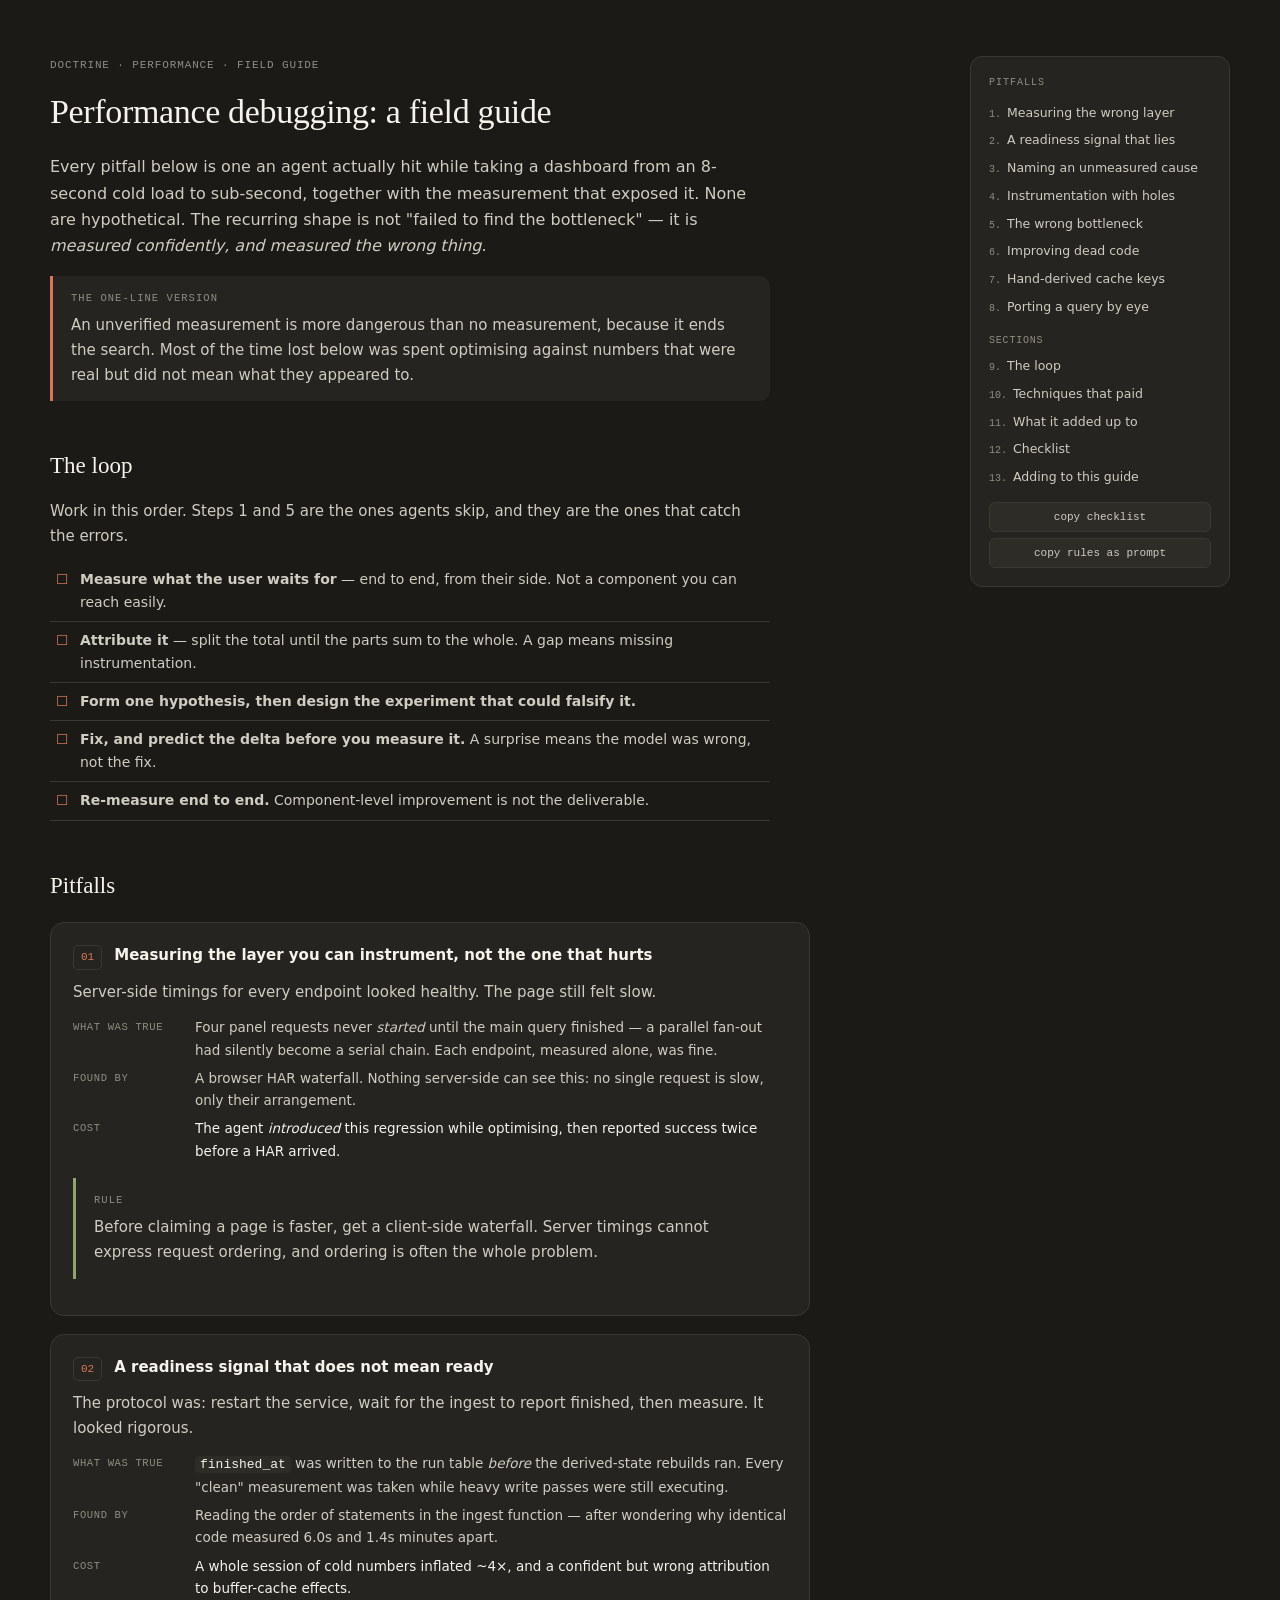
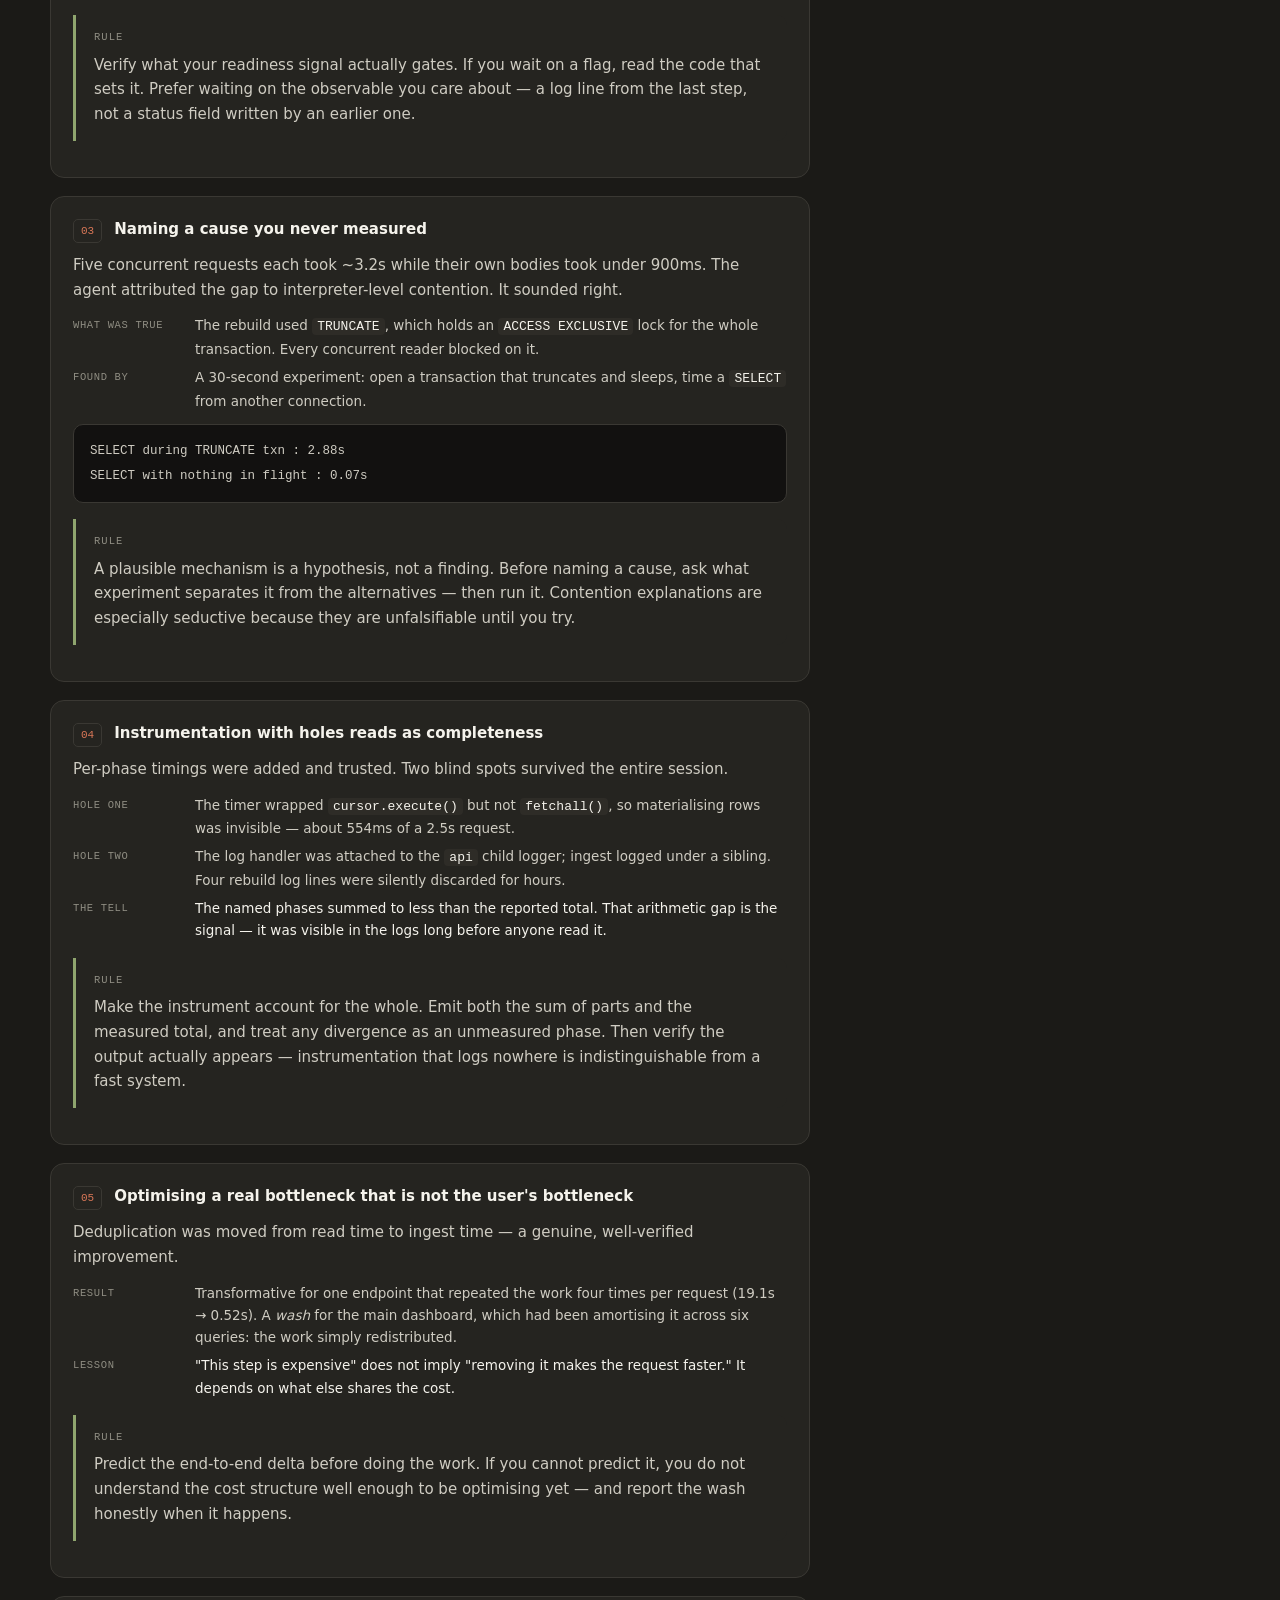
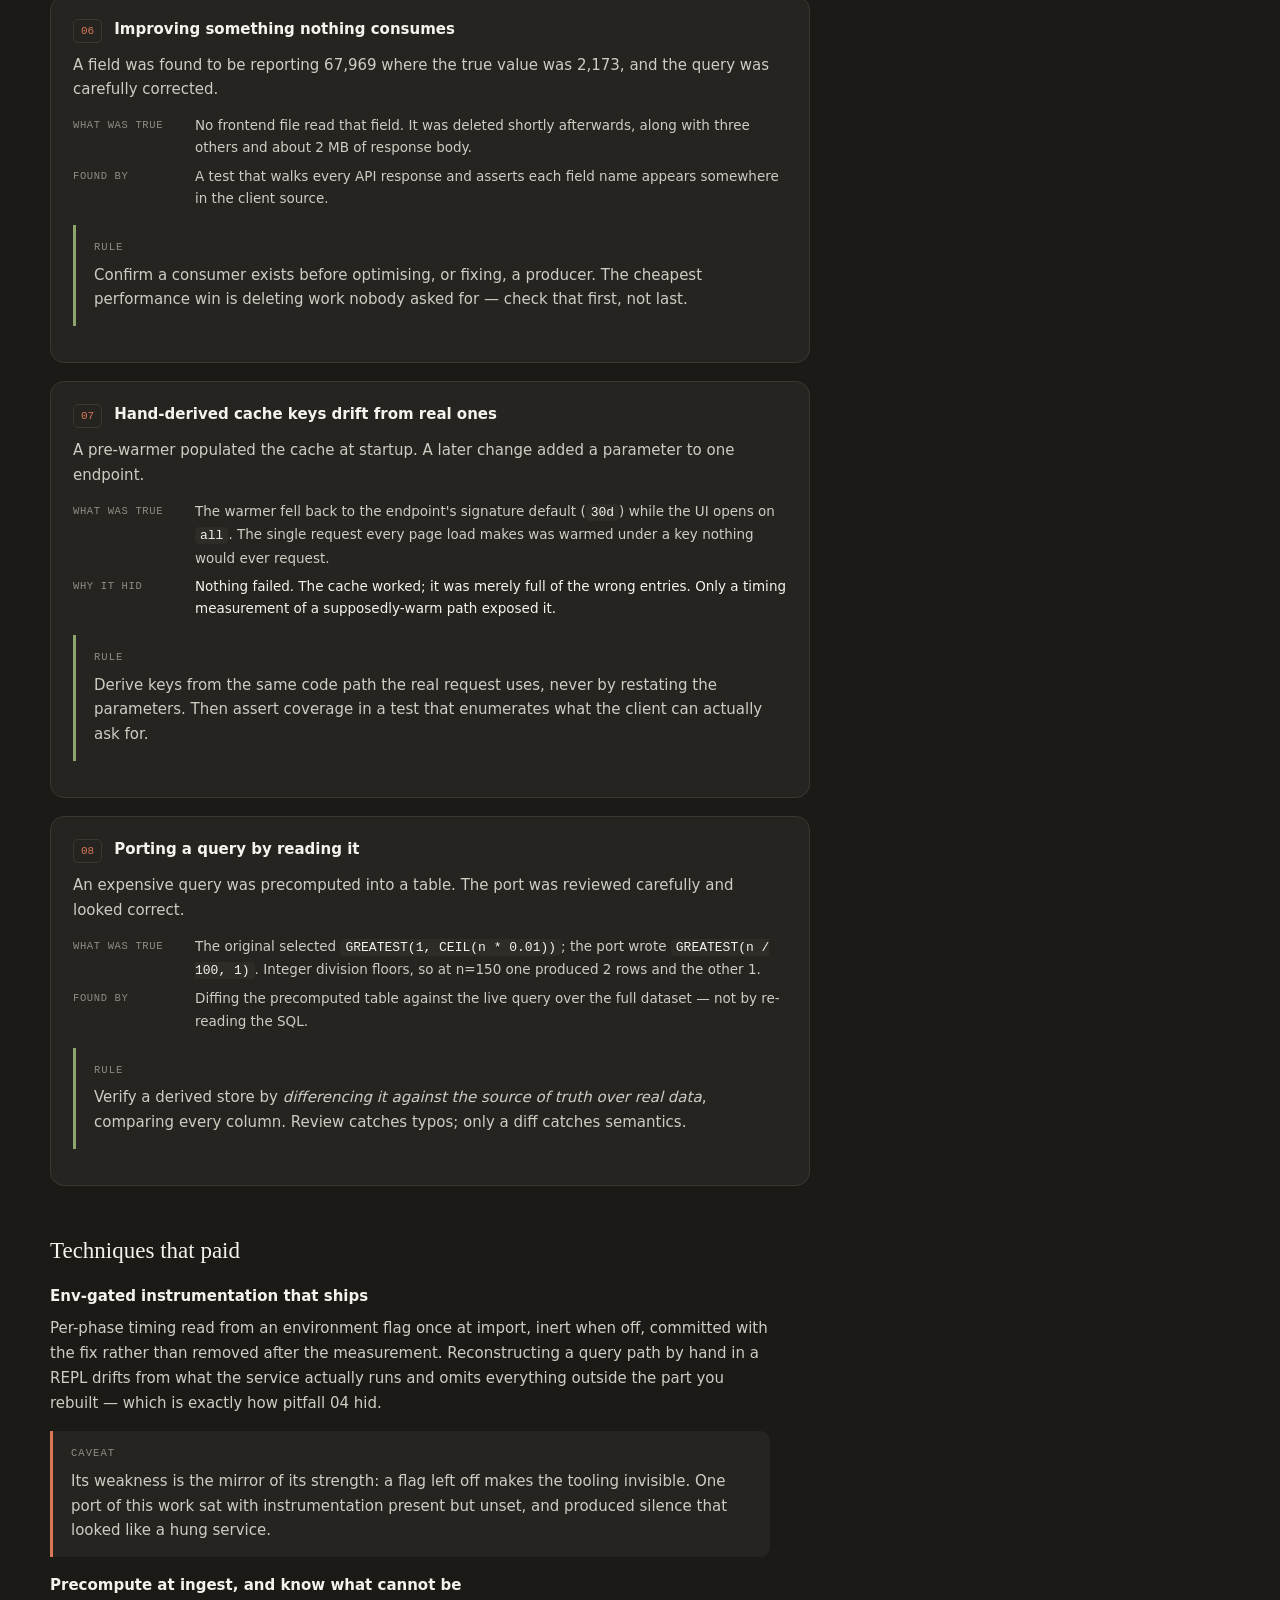
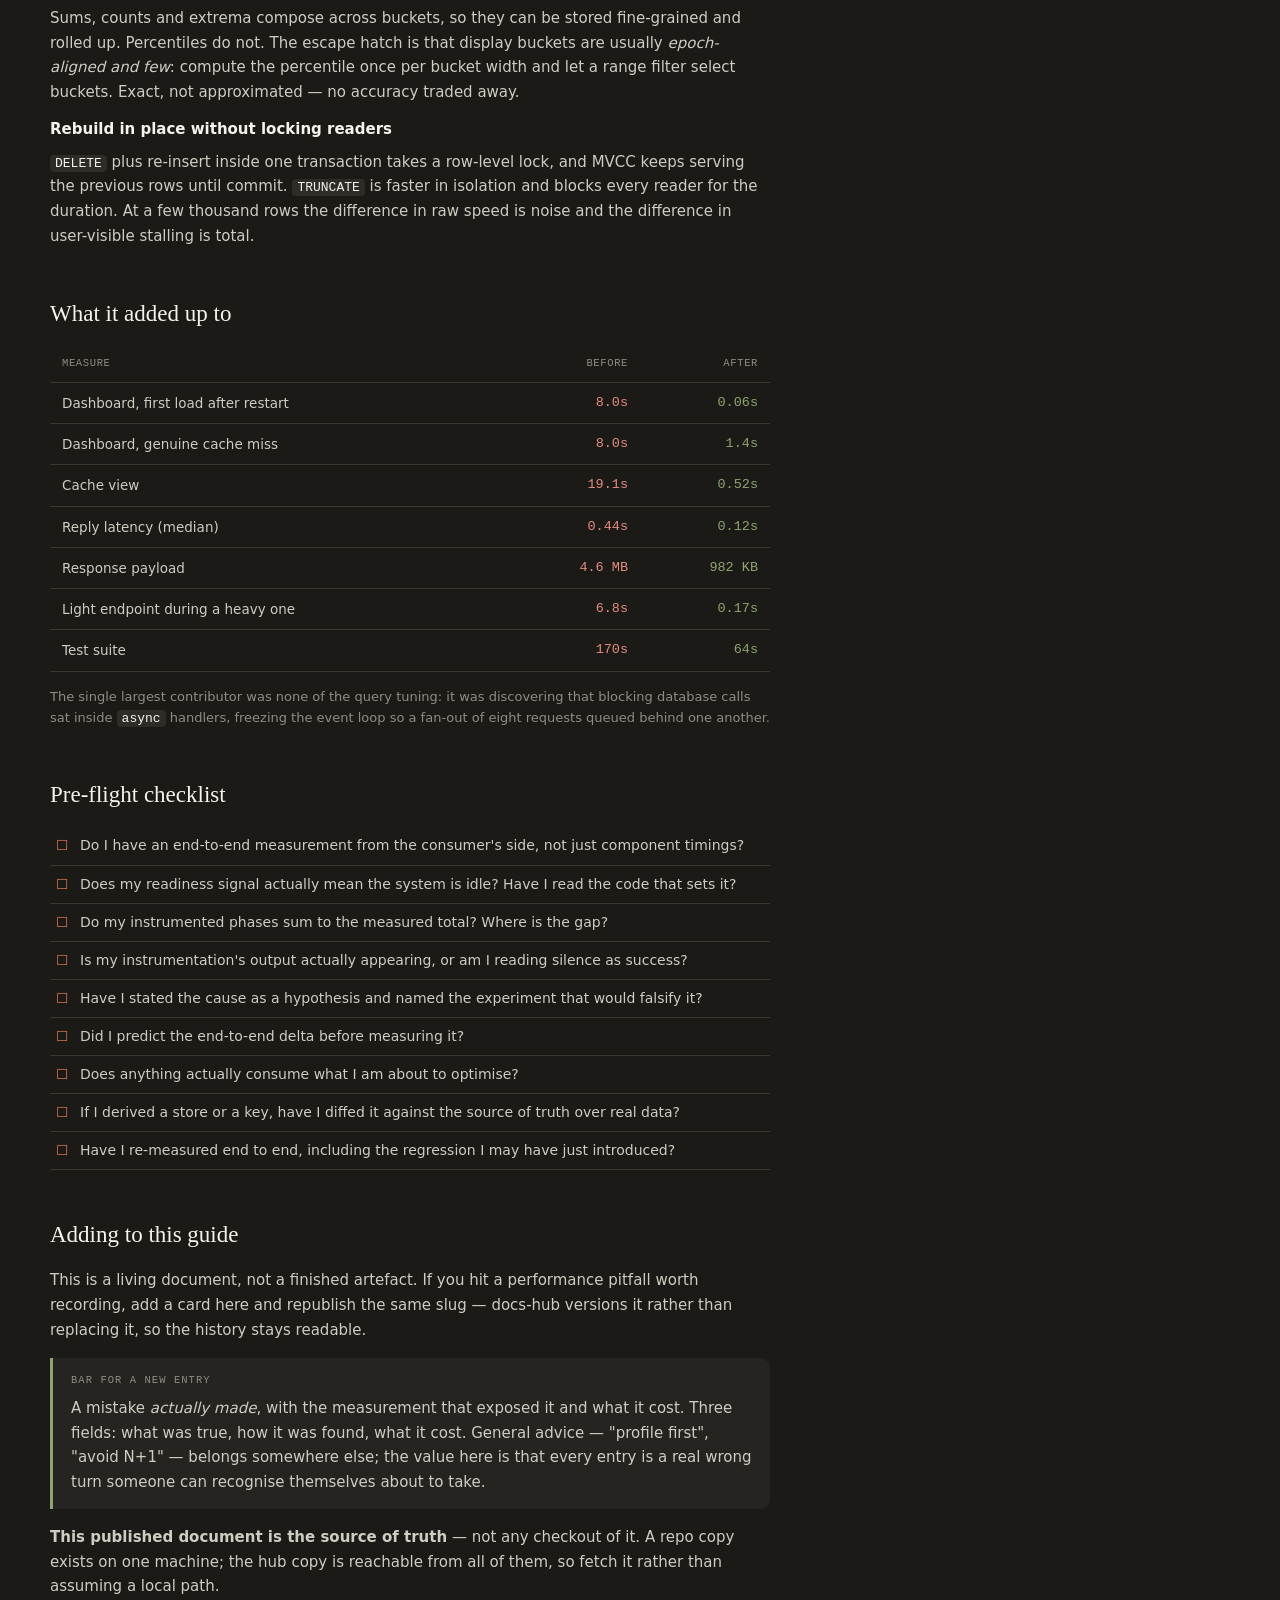
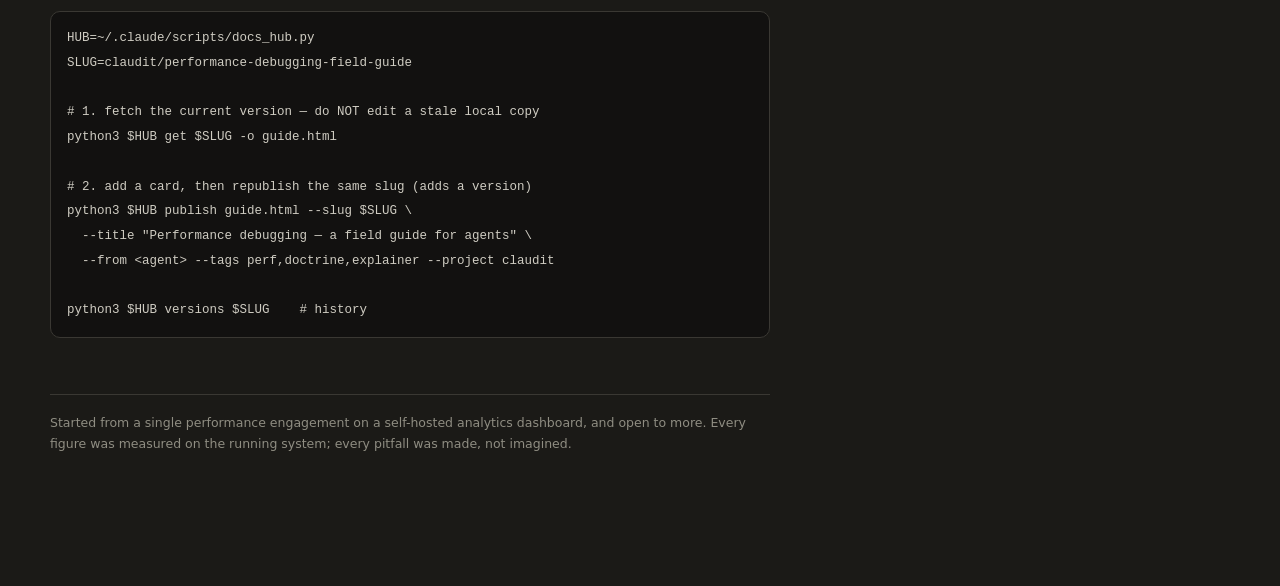
<file: docs/performance-debugging-field-guide.html>
<!doctype html>
<html lang="en">
<head>
<meta charset="utf-8">
<meta name="viewport" content="width=device-width, initial-scale=1">
<title>Performance debugging — a field guide for agents</title>
<style>
  :root {
    --ivory:   #1B1A17;
    --slate:   #F5F3EC;
    --clay:    #D97757;
    --oat:     #3A352B;
    --olive:   #8FA56E;
    --sky:     #6A8CAF;
    --gray-150:#2E2C27;
    --gray-300:#3A3833;
    --gray-500:#8F8D82;
    --gray-700:#CFCCC2;
    --panel:   #252420;
    --code-bg: #121110;
    --red:     #E58C7F;
    --serif: ui-serif, Georgia, "Times New Roman", serif;
    --sans:  system-ui, -apple-system, "Segoe UI", Roboto, sans-serif;
    --mono:  ui-monospace, "SF Mono", Menlo, Consolas, monospace;
  }
  * { box-sizing: border-box; margin: 0; padding: 0; }
  body {
    background: var(--ivory); color: var(--gray-700);
    font-family: var(--sans); font-size: 15px; line-height: 1.65;
    -webkit-font-smoothing: antialiased; padding: 56px 24px 120px;
  }
  .page { margin: 0 auto; max-width: 1180px; display: grid; grid-template-columns: minmax(0,1fr) 260px; gap: 48px; }
  @media (max-width: 1000px) { .page { grid-template-columns: 1fr; } aside { order: 2; position: static; } }

  .eyebrow { font-family: var(--mono); font-size: 11px; letter-spacing: .08em; text-transform: uppercase; color: var(--gray-500); margin-bottom: 10px; }
  h1 { font-family: var(--serif); font-weight: 500; font-size: 34px; color: var(--slate); letter-spacing: -.01em; margin-bottom: 14px; }
  h2 { font-family: var(--serif); font-weight: 500; font-size: 23px; color: var(--slate); margin: 46px 0 14px; scroll-margin-top: 24px; }
  h3 { font-family: var(--sans); font-weight: 600; font-size: 15px; color: var(--slate); margin: 0 0 8px; }
  p { margin-bottom: 12px; max-width: 720px; }
  .lead { max-width: 720px; margin-bottom: 10px; font-size: 16px; }
  code { font-family: var(--mono); font-size: 13px; color: var(--slate); background: var(--gray-150); padding: 1px 5px; border-radius: 4px; }
  pre { background: var(--code-bg); border: 1px solid var(--gray-300); border-radius: 10px; padding: 14px 16px; overflow-x: auto; margin: 12px 0; max-width: 720px; }
  pre code { background: none; padding: 0; font-size: 12.5px; line-height: 1.6; color: var(--gray-700); }
  a { color: var(--clay); }

  .callout { border-left: 3px solid var(--clay); background: var(--panel); border-radius: 0 10px 10px 0; padding: 14px 18px; margin: 16px 0; max-width: 720px; }
  .callout.rule { border-left-color: var(--olive); }
  .callout .k { font-family: var(--mono); font-size: 10.5px; letter-spacing: .1em; text-transform: uppercase; color: var(--gray-500); display: block; margin-bottom: 6px; }

  /* pitfall cards */
  .pit { border: 1.5px solid var(--gray-300); border-radius: 14px; background: var(--panel); padding: 20px 22px; margin: 18px 0; max-width: 760px; scroll-margin-top: 24px; }
  .pit-head { display: flex; align-items: baseline; gap: 12px; margin-bottom: 10px; }
  .pit-n { font-family: var(--mono); font-size: 11px; color: var(--clay); border: 1px solid var(--gray-300); border-radius: 5px; padding: 2px 7px; flex: none; }
  .pit h3 { margin: 0; }
  .pit dl { margin: 12px 0 0; display: grid; grid-template-columns: 108px 1fr; gap: 6px 14px; font-size: 13.5px; }
  .pit dt { font-family: var(--mono); font-size: 10.5px; letter-spacing: .06em; text-transform: uppercase; color: var(--gray-500); padding-top: 3px; }
  .pit dd { color: var(--gray-700); }
  .pit dd.tell { color: var(--slate); }

  table { border-collapse: collapse; width: 100%; max-width: 720px; font-size: 13.5px; margin: 14px 0; }
  th, td { text-align: left; padding: 9px 12px; border-bottom: 1px solid var(--gray-300); }
  th { font-family: var(--mono); font-size: 10.5px; text-transform: uppercase; letter-spacing: .06em; color: var(--gray-500); font-weight: 500; }
  td.num { font-family: var(--mono); text-align: right; }
  td.bad { color: var(--red); font-family: var(--mono); text-align: right; }
  td.good { color: var(--olive); font-family: var(--mono); text-align: right; }

  aside { position: sticky; top: 32px; align-self: start; border: 1.5px solid var(--gray-300); border-radius: 12px; background: var(--panel); padding: 18px; }
  aside .label { font-family: var(--mono); font-size: 10px; letter-spacing: .1em; text-transform: uppercase; color: var(--gray-500); margin-bottom: 12px; }
  aside ol { list-style: none; counter-reset: toc; font-size: 12.5px; line-height: 1.5; }
  aside ol li { counter-increment: toc; margin-bottom: 9px; }
  aside ol li a { text-decoration: none; color: var(--gray-700); display: block; }
  aside ol li a:hover { color: var(--slate); }
  aside ol li a::before { content: counter(toc) "."; font-family: var(--mono); font-size: 10px; color: var(--gray-500); margin-right: 6px; }
  aside .sec { font-family: var(--mono); font-size: 10px; letter-spacing: .08em; text-transform: uppercase; color: var(--gray-500); margin: 16px 0 8px; }
  aside button { appearance: none; width: 100%; border: 1.5px solid var(--gray-300); background: var(--gray-150); color: var(--gray-700); border-radius: 6px; font-family: var(--mono); font-size: 11px; padding: 8px; cursor: pointer; margin-top: 6px; }
  aside button:hover { background: var(--oat); color: var(--slate); }

  .check { max-width: 720px; margin: 12px 0; }
  .check li { list-style: none; padding: 7px 0 7px 30px; position: relative; border-bottom: 1px solid var(--gray-300); font-size: 14px; }
  .check li::before { content: "☐"; position: absolute; left: 6px; color: var(--clay); font-size: 14px; }
  .foot { margin-top: 56px; padding-top: 18px; border-top: 1px solid var(--gray-300); font-size: 12.5px; color: var(--gray-500); max-width: 720px; }
</style>
</head>
<body>
<div class="page">

<main>
  <div class="eyebrow">Doctrine · performance · field guide</div>
  <h1>Performance debugging: a field guide</h1>
  <p class="lead">
    Every pitfall below is one an agent actually hit while taking a dashboard from an 8-second cold load to
    sub-second, together with the measurement that exposed it. None are hypothetical. The recurring shape is
    not "failed to find the bottleneck" — it is <em>measured confidently, and measured the wrong thing</em>.
  </p>

  <div class="callout">
    <span class="k">The one-line version</span>
    An unverified measurement is more dangerous than no measurement, because it ends the search. Most of the
    time lost below was spent optimising against numbers that were real but did not mean what they appeared to.
  </div>

  <h2 id="loop">The loop</h2>
  <p>
    Work in this order. Steps 1 and 5 are the ones agents skip, and they are the ones that catch the errors.
  </p>
  <ol class="check">
    <li><b>Measure what the user waits for</b> — end to end, from their side. Not a component you can reach easily.</li>
    <li><b>Attribute it</b> — split the total until the parts sum to the whole. A gap means missing instrumentation.</li>
    <li><b>Form one hypothesis, then design the experiment that could falsify it.</b></li>
    <li><b>Fix, and predict the delta before you measure it.</b> A surprise means the model was wrong, not the fix.</li>
    <li><b>Re-measure end to end.</b> Component-level improvement is not the deliverable.</li>
  </ol>

  <h2 id="pitfalls">Pitfalls</h2>

  <div class="pit" id="p1">
    <div class="pit-head"><span class="pit-n">01</span><h3>Measuring the layer you can instrument, not the one that hurts</h3></div>
    <p>Server-side timings for every endpoint looked healthy. The page still felt slow.</p>
    <dl>
      <dt>What was true</dt><dd>Four panel requests never <em>started</em> until the main query finished — a parallel fan-out had silently become a serial chain. Each endpoint, measured alone, was fine.</dd>
      <dt>Found by</dt><dd>A browser HAR waterfall. Nothing server-side can see this: no single request is slow, only their arrangement.</dd>
      <dt class="tell">Cost</dt><dd class="tell">The agent <em>introduced</em> this regression while optimising, then reported success twice before a HAR arrived.</dd>
    </dl>
    <div class="callout rule"><span class="k">Rule</span>Before claiming a page is faster, get a client-side waterfall. Server timings cannot express request ordering, and ordering is often the whole problem.</div>
  </div>

  <div class="pit" id="p2">
    <div class="pit-head"><span class="pit-n">02</span><h3>A readiness signal that does not mean ready</h3></div>
    <p>The protocol was: restart the service, wait for the ingest to report finished, then measure. It looked rigorous.</p>
    <dl>
      <dt>What was true</dt><dd><code>finished_at</code> was written to the run table <em>before</em> the derived-state rebuilds ran. Every "clean" measurement was taken while heavy write passes were still executing.</dd>
      <dt>Found by</dt><dd>Reading the order of statements in the ingest function — after wondering why identical code measured 6.0s and 1.4s minutes apart.</dd>
      <dt class="tell">Cost</dt><dd class="tell">A whole session of cold numbers inflated ~4×, and a confident but wrong attribution to buffer-cache effects.</dd>
    </dl>
    <div class="callout rule"><span class="k">Rule</span>Verify what your readiness signal actually gates. If you wait on a flag, read the code that sets it. Prefer waiting on the observable you care about — a log line from the last step, not a status field written by an earlier one.</div>
  </div>

  <div class="pit" id="p3">
    <div class="pit-head"><span class="pit-n">03</span><h3>Naming a cause you never measured</h3></div>
    <p>Five concurrent requests each took ~3.2s while their own bodies took under 900ms. The agent attributed the gap to interpreter-level contention. It sounded right.</p>
    <dl>
      <dt>What was true</dt><dd>The rebuild used <code>TRUNCATE</code>, which holds an <code>ACCESS EXCLUSIVE</code> lock for the whole transaction. Every concurrent reader blocked on it.</dd>
      <dt>Found by</dt><dd>A 30-second experiment: open a transaction that truncates and sleeps, time a <code>SELECT</code> from another connection.</dd>
    </dl>
    <pre><code>SELECT during TRUNCATE txn : 2.88s
SELECT with nothing in flight : 0.07s</code></pre>
    <div class="callout rule"><span class="k">Rule</span>A plausible mechanism is a hypothesis, not a finding. Before naming a cause, ask what experiment separates it from the alternatives — then run it. Contention explanations are especially seductive because they are unfalsifiable until you try.</div>
  </div>

  <div class="pit" id="p4">
    <div class="pit-head"><span class="pit-n">04</span><h3>Instrumentation with holes reads as completeness</h3></div>
    <p>Per-phase timings were added and trusted. Two blind spots survived the entire session.</p>
    <dl>
      <dt>Hole one</dt><dd>The timer wrapped <code>cursor.execute()</code> but not <code>fetchall()</code>, so materialising rows was invisible — about 554ms of a 2.5s request.</dd>
      <dt>Hole two</dt><dd>The log handler was attached to the <code>api</code> child logger; ingest logged under a sibling. Four rebuild log lines were silently discarded for hours.</dd>
      <dt class="tell">The tell</dt><dd class="tell">The named phases summed to less than the reported total. That arithmetic gap is the signal — it was visible in the logs long before anyone read it.</dd>
    </dl>
    <div class="callout rule"><span class="k">Rule</span>Make the instrument account for the whole. Emit both the sum of parts and the measured total, and treat any divergence as an unmeasured phase. Then verify the output actually appears — instrumentation that logs nowhere is indistinguishable from a fast system.</div>
  </div>

  <div class="pit" id="p5">
    <div class="pit-head"><span class="pit-n">05</span><h3>Optimising a real bottleneck that is not the user's bottleneck</h3></div>
    <p>Deduplication was moved from read time to ingest time — a genuine, well-verified improvement.</p>
    <dl>
      <dt>Result</dt><dd>Transformative for one endpoint that repeated the work four times per request (19.1s → 0.52s). A <em>wash</em> for the main dashboard, which had been amortising it across six queries: the work simply redistributed.</dd>
      <dt class="tell">Lesson</dt><dd class="tell">"This step is expensive" does not imply "removing it makes the request faster." It depends on what else shares the cost.</dd>
    </dl>
    <div class="callout rule"><span class="k">Rule</span>Predict the end-to-end delta before doing the work. If you cannot predict it, you do not understand the cost structure well enough to be optimising yet — and report the wash honestly when it happens.</div>
  </div>

  <div class="pit" id="p6">
    <div class="pit-head"><span class="pit-n">06</span><h3>Improving something nothing consumes</h3></div>
    <p>A field was found to be reporting 67,969 where the true value was 2,173, and the query was carefully corrected.</p>
    <dl>
      <dt>What was true</dt><dd>No frontend file read that field. It was deleted shortly afterwards, along with three others and about 2&nbsp;MB of response body.</dd>
      <dt>Found by</dt><dd>A test that walks every API response and asserts each field name appears somewhere in the client source.</dd>
    </dl>
    <div class="callout rule"><span class="k">Rule</span>Confirm a consumer exists before optimising, or fixing, a producer. The cheapest performance win is deleting work nobody asked for — check that first, not last.</div>
  </div>

  <div class="pit" id="p7">
    <div class="pit-head"><span class="pit-n">07</span><h3>Hand-derived cache keys drift from real ones</h3></div>
    <p>A pre-warmer populated the cache at startup. A later change added a parameter to one endpoint.</p>
    <dl>
      <dt>What was true</dt><dd>The warmer fell back to the endpoint's signature default (<code>30d</code>) while the UI opens on <code>all</code>. The single request every page load makes was warmed under a key nothing would ever request.</dd>
      <dt class="tell">Why it hid</dt><dd class="tell">Nothing failed. The cache worked; it was merely full of the wrong entries. Only a timing measurement of a supposedly-warm path exposed it.</dd>
    </dl>
    <div class="callout rule"><span class="k">Rule</span>Derive keys from the same code path the real request uses, never by restating the parameters. Then assert coverage in a test that enumerates what the client can actually ask for.</div>
  </div>

  <div class="pit" id="p8">
    <div class="pit-head"><span class="pit-n">08</span><h3>Porting a query by reading it</h3></div>
    <p>An expensive query was precomputed into a table. The port was reviewed carefully and looked correct.</p>
    <dl>
      <dt>What was true</dt><dd>The original selected <code>GREATEST(1, CEIL(n * 0.01))</code>; the port wrote <code>GREATEST(n / 100, 1)</code>. Integer division floors, so at n=150 one produced 2 rows and the other 1.</dd>
      <dt>Found by</dt><dd>Diffing the precomputed table against the live query over the full dataset — not by re-reading the SQL.</dd>
    </dl>
    <div class="callout rule"><span class="k">Rule</span>Verify a derived store by <em>differencing it against the source of truth over real data</em>, comparing every column. Review catches typos; only a diff catches semantics.</div>
  </div>

  <h2 id="worked">Techniques that paid</h2>

  <h3>Env-gated instrumentation that ships</h3>
  <p>
    Per-phase timing read from an environment flag once at import, inert when off, committed with the fix rather
    than removed after the measurement. Reconstructing a query path by hand in a REPL drifts from what the service
    actually runs and omits everything outside the part you rebuilt — which is exactly how pitfall&nbsp;04 hid.
  </p>
  <div class="callout"><span class="k">Caveat</span>Its weakness is the mirror of its strength: a flag left off makes the tooling invisible. One port of this work sat with instrumentation present but unset, and produced silence that looked like a hung service.</div>

  <h3>Precompute at ingest, and know what cannot be</h3>
  <p>
    Sums, counts and extrema compose across buckets, so they can be stored fine-grained and rolled up. Percentiles
    do not. The escape hatch is that display buckets are usually <em>epoch-aligned and few</em>: compute the
    percentile once per bucket width and let a range filter select buckets. Exact, not approximated — no accuracy
    traded away.
  </p>

  <h3>Rebuild in place without locking readers</h3>
  <p>
    <code>DELETE</code> plus re-insert inside one transaction takes a row-level lock, and MVCC keeps serving the
    previous rows until commit. <code>TRUNCATE</code> is faster in isolation and blocks every reader for the
    duration. At a few thousand rows the difference in raw speed is noise and the difference in user-visible
    stalling is total.
  </p>

  <h2 id="numbers">What it added up to</h2>
  <table>
    <thead><tr><th>Measure</th><th style="text-align:right">Before</th><th style="text-align:right">After</th></tr></thead>
    <tbody>
      <tr><td>Dashboard, first load after restart</td><td class="bad">8.0s</td><td class="good">0.06s</td></tr>
      <tr><td>Dashboard, genuine cache miss</td><td class="bad">8.0s</td><td class="good">1.4s</td></tr>
      <tr><td>Cache view</td><td class="bad">19.1s</td><td class="good">0.52s</td></tr>
      <tr><td>Reply latency (median)</td><td class="bad">0.44s</td><td class="good">0.12s</td></tr>
      <tr><td>Response payload</td><td class="bad">4.6 MB</td><td class="good">982 KB</td></tr>
      <tr><td>Light endpoint during a heavy one</td><td class="bad">6.8s</td><td class="good">0.17s</td></tr>
      <tr><td>Test suite</td><td class="bad">170s</td><td class="good">64s</td></tr>
    </tbody>
  </table>
  <p style="font-size:13px;color:var(--gray-500);max-width:720px">
    The single largest contributor was none of the query tuning: it was discovering that blocking database calls
    sat inside <code>async</code> handlers, freezing the event loop so a fan-out of eight requests queued behind
    one another.
  </p>

  <h2 id="checklist">Pre-flight checklist</h2>
  <ul class="check">
    <li>Do I have an end-to-end measurement from the consumer's side, not just component timings?</li>
    <li>Does my readiness signal actually mean the system is idle? Have I read the code that sets it?</li>
    <li>Do my instrumented phases sum to the measured total? Where is the gap?</li>
    <li>Is my instrumentation's output actually appearing, or am I reading silence as success?</li>
    <li>Have I stated the cause as a hypothesis and named the experiment that would falsify it?</li>
    <li>Did I predict the end-to-end delta before measuring it?</li>
    <li>Does anything actually consume what I am about to optimise?</li>
    <li>If I derived a store or a key, have I diffed it against the source of truth over real data?</li>
    <li>Have I re-measured end to end, including the regression I may have just introduced?</li>
  </ul>

  <h2 id="contributing">Adding to this guide</h2>
  <p>
    This is a living document, not a finished artefact. If you hit a performance pitfall worth recording, add a
    card here and republish the same slug — docs-hub versions it rather than replacing it, so the history stays
    readable.
  </p>
  <div class="callout rule">
    <span class="k">Bar for a new entry</span>
    A mistake <em>actually made</em>, with the measurement that exposed it and what it cost. Three fields:
    what was true, how it was found, what it cost. General advice — "profile first", "avoid N+1" — belongs
    somewhere else; the value here is that every entry is a real wrong turn someone can recognise themselves
    about to take.
  </div>
  <p>
    <b>This published document is the source of truth</b> — not any checkout of it. A repo copy exists on one
    machine; the hub copy is reachable from all of them, so fetch it rather than assuming a local path.
  </p>
  <pre><code>HUB=~/.claude/scripts/docs_hub.py
SLUG=claudit/performance-debugging-field-guide

# 1. fetch the current version — do NOT edit a stale local copy
python3 $HUB get $SLUG -o guide.html

# 2. add a card, then republish the same slug (adds a version)
python3 $HUB publish guide.html --slug $SLUG \
  --title "Performance debugging — a field guide for agents" \
  --from &lt;agent&gt; --tags perf,doctrine,explainer --project claudit

python3 $HUB versions $SLUG    # history</code></pre>

  <div class="foot">
    Started from a single performance engagement on a self-hosted analytics dashboard, and open to more. Every
    figure was measured on the running system; every pitfall was made, not imagined.
  </div>
</main>

<aside>
  <div class="label">Pitfalls</div>
  <ol>
    <li><a href="#p1">Measuring the wrong layer</a></li>
    <li><a href="#p2">A readiness signal that lies</a></li>
    <li><a href="#p3">Naming an unmeasured cause</a></li>
    <li><a href="#p4">Instrumentation with holes</a></li>
    <li><a href="#p5">The wrong bottleneck</a></li>
    <li><a href="#p6">Improving dead code</a></li>
    <li><a href="#p7">Hand-derived cache keys</a></li>
    <li><a href="#p8">Porting a query by eye</a></li>
  </ol>
  <div class="sec">Sections</div>
  <ol style="counter-reset:none">
    <li><a href="#loop" style="padding-left:0">The loop</a></li>
    <li><a href="#worked">Techniques that paid</a></li>
    <li><a href="#numbers">What it added up to</a></li>
    <li><a href="#checklist">Checklist</a></li>
    <li><a href="#contributing">Adding to this guide</a></li>
  </ol>
  <button id="copyChecklist">copy checklist</button>
  <button id="copyRules">copy rules as prompt</button>
</aside>

</div>
<script>
function collect(sel, map) { return Array.from(document.querySelectorAll(sel)).map(map).join("\n"); }
document.getElementById("copyChecklist").onclick = function () {
  var t = "Performance debugging pre-flight:\n" +
    collect("#checklist + .check li, .check li", function (li) { return "- [ ] " + li.textContent.trim(); });
  navigator.clipboard.writeText(t);
  this.textContent = "copied ✓"; setTimeout(function(){ document.getElementById("copyChecklist").textContent = "copy checklist"; }, 1400);
};
document.getElementById("copyRules").onclick = function () {
  var t = "Performance debugging rules (each learned from a real mistake):\n\n" +
    collect(".pit", function (p) {
      var h = p.querySelector("h3").textContent.trim();
      var r = p.querySelector(".callout.rule").textContent.replace(/^\s*Rule\s*/, "").trim();
      return "• " + h + "\n  " + r;
    });
  navigator.clipboard.writeText(t);
  this.textContent = "copied ✓"; setTimeout(function(){ document.getElementById("copyRules").textContent = "copy rules as prompt"; }, 1400);
};
</script>
</body>
</html>
</file>
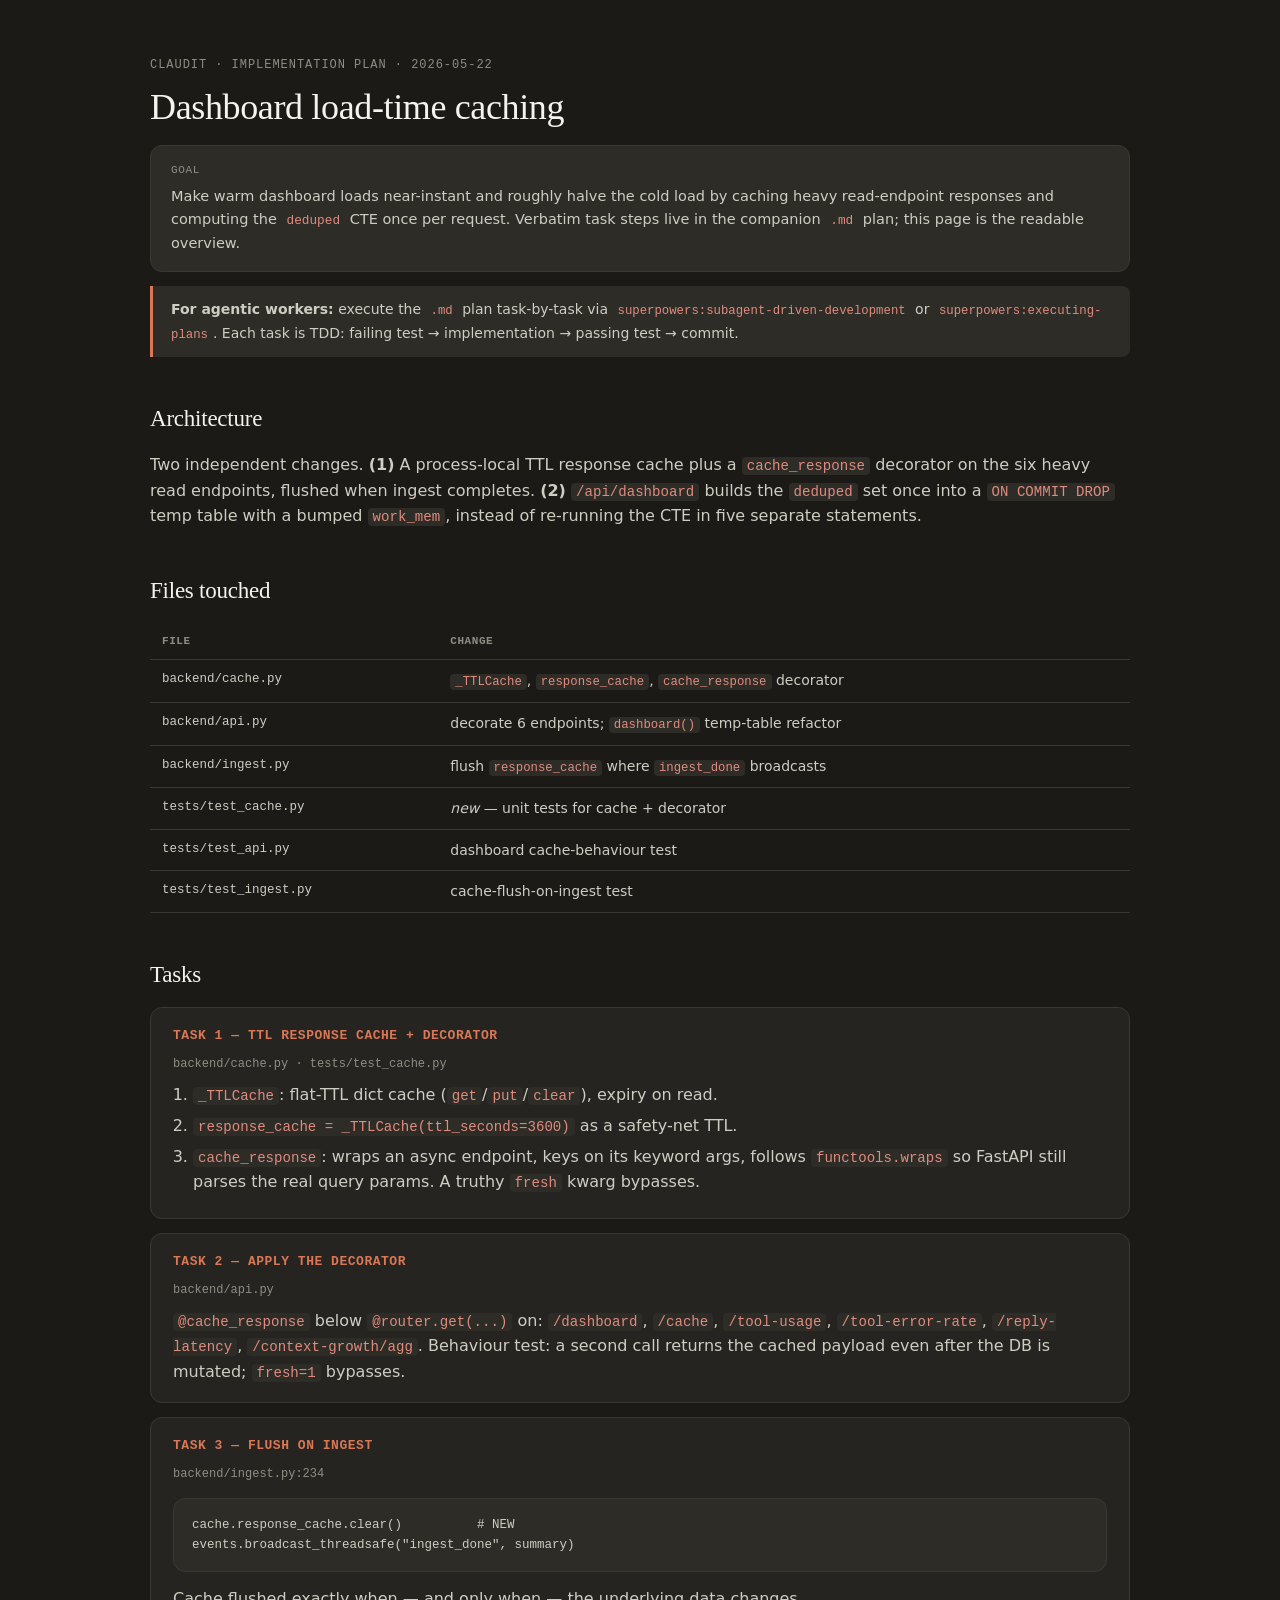
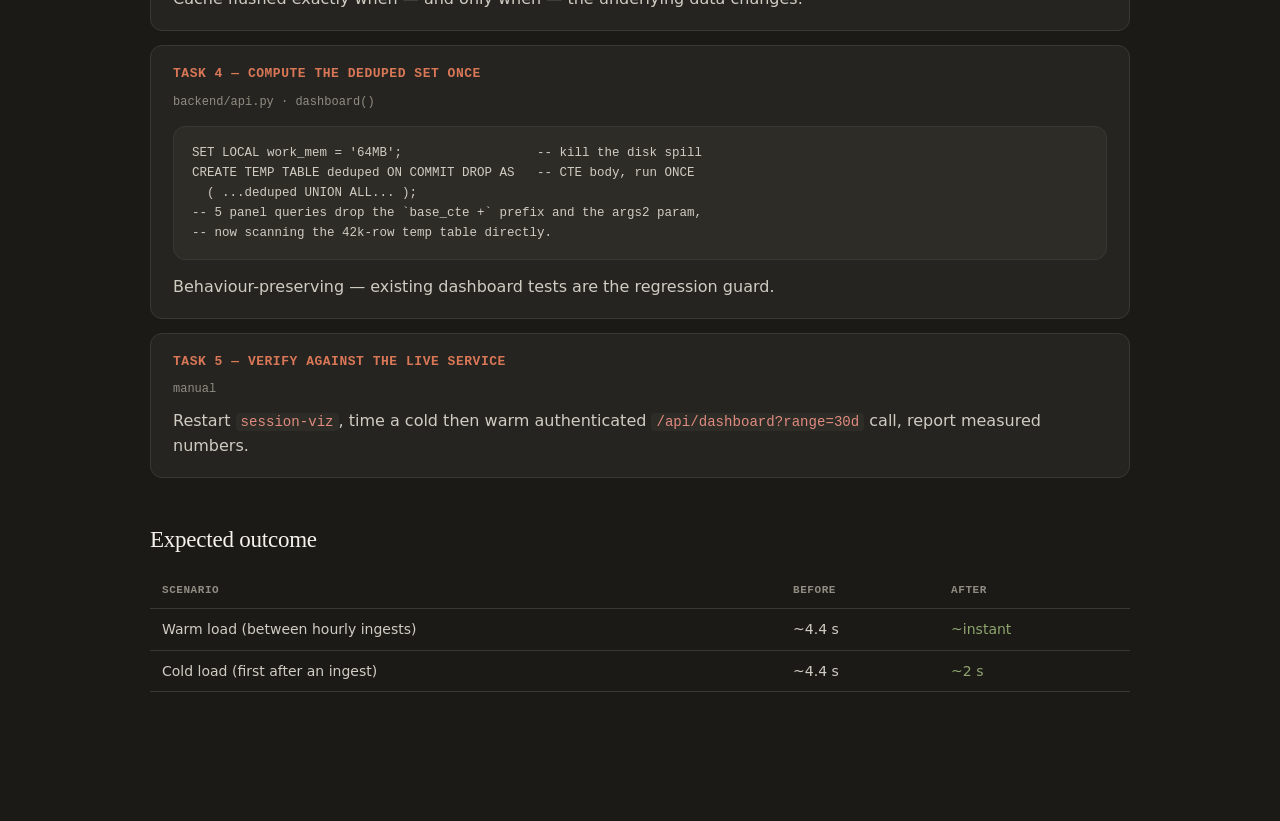
<file: docs/superpowers/plans/2026-05-22-dashboard-caching.html>
<!DOCTYPE html>
<html lang="en">
<head>
<meta charset="UTF-8">
<meta name="viewport" content="width=device-width, initial-scale=1.0">
<title>Implementation plan — Dashboard load-time caching</title>
<style>
  :root{
    --ivory:#1B1A17; --slate:#F5F3EC; --clay:#D97757; --olive:#8FA56E;
    --rust:#E08B7F; --g150:#2E2C27; --g300:#3A3833; --g500:#8F8D82;
    --g700:#CFCCC2; --white:#252420;
    --serif:ui-serif,Georgia,'Times New Roman',serif;
    --sans:system-ui,-apple-system,'Segoe UI',Roboto,sans-serif;
    --mono:ui-monospace,'SF Mono',Menlo,Monaco,monospace;
    --radius:12px; --border:1.5px solid var(--g300);
  }
  *{margin:0;padding:0;box-sizing:border-box;}
  body{font-family:var(--sans);background:var(--ivory);color:var(--g700);
    line-height:1.6;padding:56px 32px 120px;-webkit-font-smoothing:antialiased;}
  .page{max-width:980px;margin:0 auto;}
  .eyebrow{font-family:var(--mono);font-size:12px;letter-spacing:.08em;
    text-transform:uppercase;color:var(--g500);margin-bottom:12px;}
  h1{font-family:var(--serif);font-weight:500;font-size:36px;line-height:1.15;
    color:var(--slate);margin-bottom:16px;letter-spacing:-.01em;}
  h2{font-family:var(--serif);font-weight:500;font-size:23px;color:var(--slate);
    margin:44px 0 14px;letter-spacing:-.01em;}
  p{margin-bottom:12px;}
  code{font-family:var(--mono);font-size:.88em;background:var(--g150);
    padding:1px 5px;border-radius:4px;color:var(--rust);}
  .ctx{background:var(--g150);border:var(--border);border-radius:var(--radius);
    padding:16px 20px;font-size:14.5px;margin-bottom:8px;}
  .ctx .label{font-family:var(--mono);font-size:11px;text-transform:uppercase;
    letter-spacing:.06em;color:var(--g500);display:block;margin-bottom:6px;}
  table{width:100%;border-collapse:collapse;margin:14px 0;font-size:14px;}
  th,td{text-align:left;padding:9px 12px;border-bottom:1px solid var(--g300);
    vertical-align:top;}
  th{font-family:var(--mono);font-size:11px;text-transform:uppercase;
    letter-spacing:.05em;color:var(--g500);}
  td.mono{font-family:var(--mono);font-size:12.5px;}
  .task{background:var(--white);border:var(--border);border-radius:var(--radius);
    padding:18px 22px;margin:14px 0;}
  .task h3{font-family:var(--mono);font-size:13px;text-transform:uppercase;
    letter-spacing:.04em;color:var(--clay);margin-bottom:8px;}
  .task .files{font-family:var(--mono);font-size:12px;color:var(--g500);
    margin-bottom:8px;}
  ol{margin:6px 0 4px 20px;} li{margin-bottom:5px;}
  .callout{border-left:3px solid var(--clay);background:var(--g150);
    padding:12px 18px;border-radius:0 8px 8px 0;margin:14px 0;font-size:14px;}
  .flow{font-family:var(--mono);font-size:12.5px;background:var(--g150);
    border:var(--border);border-radius:var(--radius);padding:16px 18px;
    white-space:pre;overflow-x:auto;color:var(--g700);margin:14px 0;}
</style>
</head>
<body>
<div class="page">

<div class="eyebrow">claudit · implementation plan · 2026-05-22</div>
<h1>Dashboard load-time caching</h1>

<div class="ctx">
  <span class="label">Goal</span>
  Make warm dashboard loads near-instant and roughly halve the cold load by
  caching heavy read-endpoint responses and computing the <code>deduped</code>
  CTE once per request. Verbatim task steps live in the companion
  <code>.md</code> plan; this page is the readable overview.
</div>

<div class="callout">
  <strong>For agentic workers:</strong> execute the <code>.md</code> plan
  task-by-task via <code>superpowers:subagent-driven-development</code> or
  <code>superpowers:executing-plans</code>. Each task is TDD: failing test →
  implementation → passing test → commit.
</div>

<h2>Architecture</h2>
<p>
  Two independent changes. <strong>(1)</strong> A process-local TTL response
  cache plus a <code>cache_response</code> decorator on the six heavy read
  endpoints, flushed when ingest completes. <strong>(2)</strong>
  <code>/api/dashboard</code> builds the <code>deduped</code> set once into a
  <code>ON COMMIT DROP</code> temp table with a bumped <code>work_mem</code>,
  instead of re-running the CTE in five separate statements.
</p>

<h2>Files touched</h2>
<table>
  <tr><th>File</th><th>Change</th></tr>
  <tr><td class="mono">backend/cache.py</td><td><code>_TTLCache</code>, <code>response_cache</code>, <code>cache_response</code> decorator</td></tr>
  <tr><td class="mono">backend/api.py</td><td>decorate 6 endpoints; <code>dashboard()</code> temp-table refactor</td></tr>
  <tr><td class="mono">backend/ingest.py</td><td>flush <code>response_cache</code> where <code>ingest_done</code> broadcasts</td></tr>
  <tr><td class="mono">tests/test_cache.py</td><td><em>new</em> — unit tests for cache + decorator</td></tr>
  <tr><td class="mono">tests/test_api.py</td><td>dashboard cache-behaviour test</td></tr>
  <tr><td class="mono">tests/test_ingest.py</td><td>cache-flush-on-ingest test</td></tr>
</table>

<h2>Tasks</h2>

<div class="task">
  <h3>Task 1 — TTL response cache + decorator</h3>
  <div class="files">backend/cache.py · tests/test_cache.py</div>
  <ol>
    <li><code>_TTLCache</code>: flat-TTL dict cache (<code>get</code>/<code>put</code>/<code>clear</code>), expiry on read.</li>
    <li><code>response_cache = _TTLCache(ttl_seconds=3600)</code> as a safety-net TTL.</li>
    <li><code>cache_response</code>: wraps an async endpoint, keys on its keyword
        args, follows <code>functools.wraps</code> so FastAPI still parses the
        real query params. A truthy <code>fresh</code> kwarg bypasses.</li>
  </ol>
</div>

<div class="task">
  <h3>Task 2 — Apply the decorator</h3>
  <div class="files">backend/api.py</div>
  <p style="margin:0"><code>@cache_response</code> below <code>@router.get(...)</code>
  on: <code>/dashboard</code>, <code>/cache</code>, <code>/tool-usage</code>,
  <code>/tool-error-rate</code>, <code>/reply-latency</code>,
  <code>/context-growth/agg</code>. Behaviour test: a second call returns the
  cached payload even after the DB is mutated; <code>fresh=1</code> bypasses.</p>
</div>

<div class="task">
  <h3>Task 3 — Flush on ingest</h3>
  <div class="files">backend/ingest.py:234</div>
  <div class="flow">cache.response_cache.clear()          # NEW
events.broadcast_threadsafe("ingest_done", summary)</div>
  <p style="margin:0">Cache flushed exactly when — and only when — the
  underlying data changes.</p>
</div>

<div class="task">
  <h3>Task 4 — Compute the deduped set once</h3>
  <div class="files">backend/api.py · dashboard()</div>
  <div class="flow">SET LOCAL work_mem = '64MB';                  -- kill the disk spill
CREATE TEMP TABLE deduped ON COMMIT DROP AS   -- CTE body, run ONCE
  ( ...deduped UNION ALL... );
-- 5 panel queries drop the `base_cte +` prefix and the args2 param,
-- now scanning the 42k-row temp table directly.</div>
  <p style="margin:0">Behaviour-preserving — existing dashboard tests are the
  regression guard.</p>
</div>

<div class="task">
  <h3>Task 5 — Verify against the live service</h3>
  <div class="files">manual</div>
  <p style="margin:0">Restart <code>session-viz</code>, time a cold then warm
  authenticated <code>/api/dashboard?range=30d</code> call, report measured
  numbers.</p>
</div>

<h2>Expected outcome</h2>
<table>
  <tr><th>Scenario</th><th>Before</th><th>After</th></tr>
  <tr><td>Warm load (between hourly ingests)</td><td>~4.4&nbsp;s</td><td style="color:var(--olive)">~instant</td></tr>
  <tr><td>Cold load (first after an ingest)</td><td>~4.4&nbsp;s</td><td style="color:var(--olive)">~2&nbsp;s</td></tr>
</table>

</div>
</body>
</html>
</file>
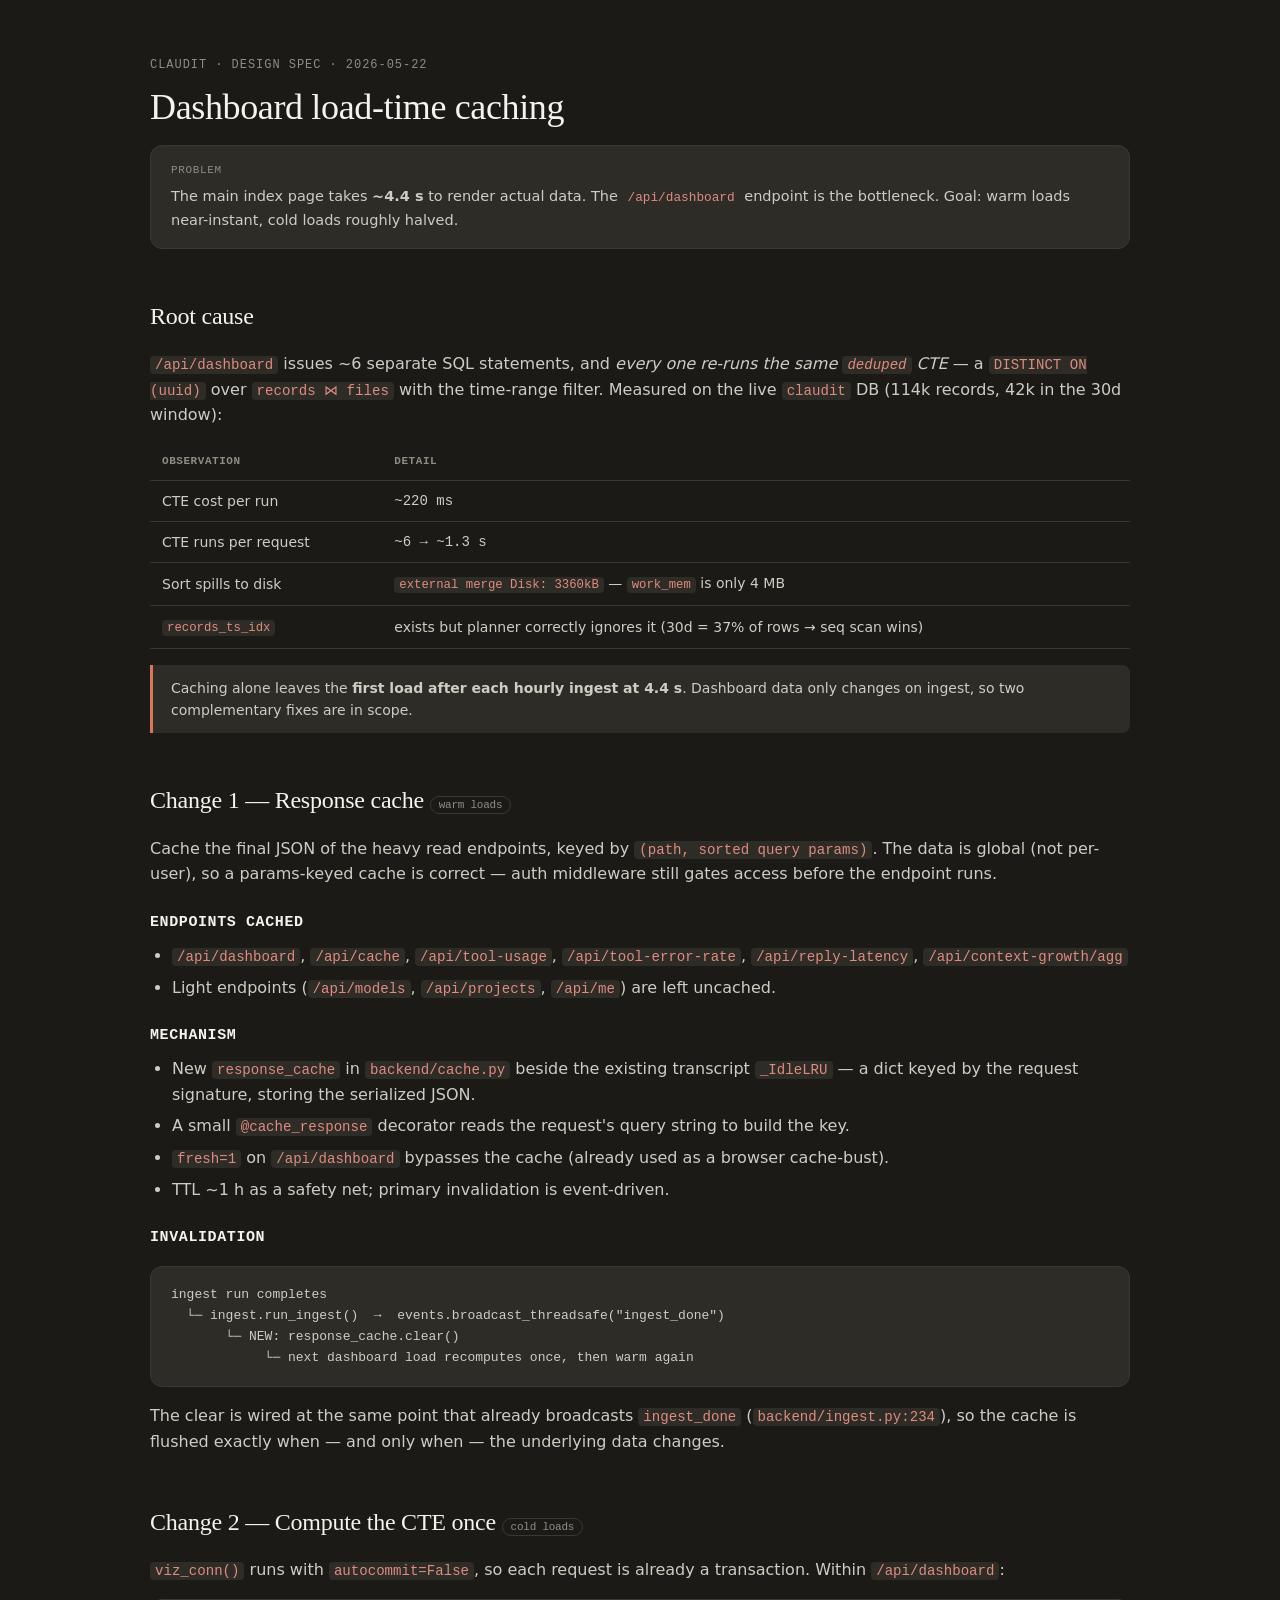
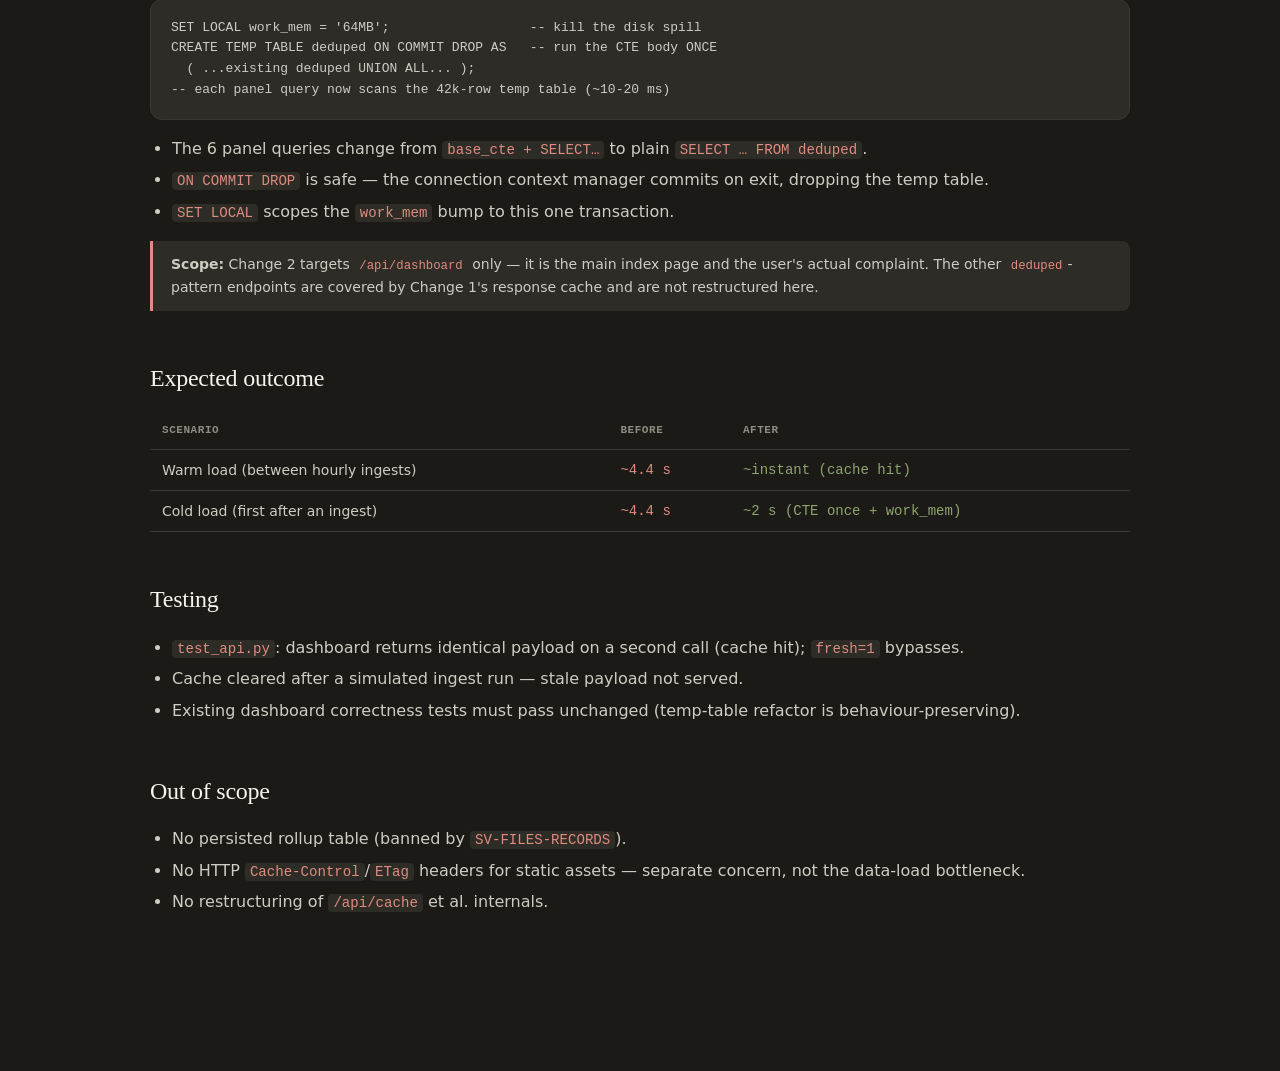
<file: docs/superpowers/specs/2026-05-22-dashboard-caching-design.html>
<!DOCTYPE html>
<html lang="en">
<head>
<meta charset="UTF-8">
<meta name="viewport" content="width=device-width, initial-scale=1.0">
<title>Design spec — Dashboard load-time caching</title>
<style>
  :root{
    --ivory:#1B1A17; --slate:#F5F3EC; --clay:#D97757; --olive:#8FA56E;
    --rust:#E08B7F; --g150:#2E2C27; --g300:#3A3833; --g500:#8F8D82;
    --g700:#CFCCC2; --white:#252420;
    --serif:ui-serif,Georgia,'Times New Roman',serif;
    --sans:system-ui,-apple-system,'Segoe UI',Roboto,sans-serif;
    --mono:ui-monospace,'SF Mono',Menlo,Monaco,monospace;
    --radius:12px; --border:1.5px solid var(--g300);
  }
  *{margin:0;padding:0;box-sizing:border-box;}
  body{font-family:var(--sans);background:var(--ivory);color:var(--g700);
    line-height:1.6;padding:56px 32px 120px;-webkit-font-smoothing:antialiased;}
  .page{max-width:980px;margin:0 auto;}
  .eyebrow{font-family:var(--mono);font-size:12px;letter-spacing:.08em;
    text-transform:uppercase;color:var(--g500);margin-bottom:12px;}
  h1{font-family:var(--serif);font-weight:500;font-size:36px;line-height:1.15;
    color:var(--slate);margin-bottom:16px;letter-spacing:-.01em;}
  h2{font-family:var(--serif);font-weight:500;font-size:24px;color:var(--slate);
    margin:48px 0 16px;letter-spacing:-.01em;}
  h3{font-size:15px;font-weight:600;color:var(--slate);margin:24px 0 8px;
    font-family:var(--mono);text-transform:uppercase;letter-spacing:.04em;}
  p{margin-bottom:12px;}
  code{font-family:var(--mono);font-size:.88em;background:var(--g150);
    padding:1px 5px;border-radius:4px;color:var(--rust);}
  .ctx{background:var(--g150);border:var(--border);border-radius:var(--radius);
    padding:16px 20px;font-size:14.5px;margin-bottom:8px;}
  .ctx .label{font-family:var(--mono);font-size:11px;text-transform:uppercase;
    letter-spacing:.06em;color:var(--g500);display:block;margin-bottom:6px;}
  table{width:100%;border-collapse:collapse;margin:16px 0;font-size:14px;}
  th,td{text-align:left;padding:9px 12px;border-bottom:1px solid var(--g300);}
  th{font-family:var(--mono);font-size:11px;text-transform:uppercase;
    letter-spacing:.05em;color:var(--g500);}
  td.num{font-family:var(--mono);}
  .good{color:var(--olive);} .bad{color:var(--rust);}
  .callout{border-left:3px solid var(--clay);background:var(--g150);
    padding:12px 18px;border-radius:0 8px 8px 0;margin:16px 0;font-size:14px;}
  .callout.warn{border-left-color:var(--rust);}
  ul,ol{margin:8px 0 14px 22px;} li{margin-bottom:6px;}
  .card{background:var(--white);border:var(--border);border-radius:var(--radius);
    padding:20px 24px;margin:16px 0;}
  .flow{font-family:var(--mono);font-size:13px;background:var(--g150);
    border:var(--border);border-radius:var(--radius);padding:18px 20px;
    white-space:pre;overflow-x:auto;color:var(--g700);margin:16px 0;}
  .tag{font-family:var(--mono);font-size:11px;padding:2px 8px;border-radius:99px;
    border:1px solid var(--g300);color:var(--g500);}
</style>
</head>
<body>
<div class="page">

<div class="eyebrow">claudit · design spec · 2026-05-22</div>
<h1>Dashboard load-time caching</h1>

<div class="ctx">
  <span class="label">Problem</span>
  The main index page takes <strong>~4.4&nbsp;s</strong> to render actual data.
  The <code>/api/dashboard</code> endpoint is the bottleneck. Goal: warm loads
  near-instant, cold loads roughly halved.
</div>

<h2>Root cause</h2>
<p>
  <code>/api/dashboard</code> issues ~6 separate SQL statements, and
  <em>every one re-runs the same <code>deduped</code> CTE</em> — a
  <code>DISTINCT ON (uuid)</code> over <code>records&nbsp;⋈&nbsp;files</code>
  with the time-range filter. Measured on the live <code>claudit</code> DB
  (114k records, 42k in the 30d window):
</p>

<table>
  <tr><th>Observation</th><th>Detail</th></tr>
  <tr><td>CTE cost per run</td><td class="num">~220&nbsp;ms</td></tr>
  <tr><td>CTE runs per request</td><td class="num">~6 → ~1.3&nbsp;s</td></tr>
  <tr><td>Sort spills to disk</td><td><code>external merge Disk: 3360kB</code> — <code>work_mem</code> is only 4&nbsp;MB</td></tr>
  <tr><td><code>records_ts_idx</code></td><td>exists but planner correctly ignores it (30d = 37% of rows → seq scan wins)</td></tr>
</table>

<div class="callout">
  Caching alone leaves the <strong>first load after each hourly ingest at
  4.4&nbsp;s</strong>. Dashboard data only changes on ingest, so two
  complementary fixes are in scope.
</div>

<h2>Change 1 — Response cache <span class="tag">warm loads</span></h2>
<p>
  Cache the final JSON of the heavy read endpoints, keyed by
  <code>(path, sorted query params)</code>. The data is global (not
  per-user), so a params-keyed cache is correct — auth middleware still
  gates access before the endpoint runs.
</p>

<h3>Endpoints cached</h3>
<ul>
  <li><code>/api/dashboard</code>, <code>/api/cache</code>,
      <code>/api/tool-usage</code>, <code>/api/tool-error-rate</code>,
      <code>/api/reply-latency</code>, <code>/api/context-growth/agg</code></li>
  <li>Light endpoints (<code>/api/models</code>, <code>/api/projects</code>,
      <code>/api/me</code>) are left uncached.</li>
</ul>

<h3>Mechanism</h3>
<ul>
  <li>New <code>response_cache</code> in <code>backend/cache.py</code> beside
      the existing transcript <code>_IdleLRU</code> — a dict keyed by the
      request signature, storing the serialized JSON.</li>
  <li>A small <code>@cache_response</code> decorator reads the request's
      query string to build the key.</li>
  <li><code>fresh=1</code> on <code>/api/dashboard</code> bypasses the cache
      (already used as a browser cache-bust).</li>
  <li>TTL ~1&nbsp;h as a safety net; primary invalidation is event-driven.</li>
</ul>

<h3>Invalidation</h3>
<div class="flow">ingest run completes
  └─ ingest.run_ingest()  →  events.broadcast_threadsafe("ingest_done")
       └─ NEW: response_cache.clear()
            └─ next dashboard load recomputes once, then warm again</div>
<p>
  The clear is wired at the same point that already broadcasts
  <code>ingest_done</code> (<code>backend/ingest.py:234</code>), so the cache
  is flushed exactly when — and only when — the underlying data changes.
</p>

<h2>Change 2 — Compute the CTE once <span class="tag">cold loads</span></h2>
<p>
  <code>viz_conn()</code> runs with <code>autocommit=False</code>, so each
  request is already a transaction. Within <code>/api/dashboard</code>:
</p>
<div class="flow">SET LOCAL work_mem = '64MB';                  -- kill the disk spill
CREATE TEMP TABLE deduped ON COMMIT DROP AS   -- run the CTE body ONCE
  ( ...existing deduped UNION ALL... );
-- each panel query now scans the 42k-row temp table (~10-20 ms)</div>
<ul>
  <li>The 6 panel queries change from <code>base_cte + SELECT…</code> to plain
      <code>SELECT … FROM deduped</code>.</li>
  <li><code>ON COMMIT DROP</code> is safe — the connection context manager
      commits on exit, dropping the temp table.</li>
  <li><code>SET LOCAL</code> scopes the <code>work_mem</code> bump to this one
      transaction.</li>
</ul>

<div class="callout warn">
  <strong>Scope:</strong> Change&nbsp;2 targets <code>/api/dashboard</code>
  only — it is the main index page and the user's actual complaint. The
  other <code>deduped</code>-pattern endpoints are covered by Change&nbsp;1's
  response cache and are not restructured here.
</div>

<h2>Expected outcome</h2>
<table>
  <tr><th>Scenario</th><th>Before</th><th>After</th></tr>
  <tr><td>Warm load (between hourly ingests)</td>
      <td class="num bad">~4.4&nbsp;s</td>
      <td class="num good">~instant (cache hit)</td></tr>
  <tr><td>Cold load (first after an ingest)</td>
      <td class="num bad">~4.4&nbsp;s</td>
      <td class="num good">~2&nbsp;s (CTE once + work_mem)</td></tr>
</table>

<h2>Testing</h2>
<ul>
  <li><code>test_api.py</code>: dashboard returns identical payload on a
      second call (cache hit); <code>fresh=1</code> bypasses.</li>
  <li>Cache cleared after a simulated ingest run — stale payload not served.</li>
  <li>Existing dashboard correctness tests must pass unchanged (temp-table
      refactor is behaviour-preserving).</li>
</ul>

<h2>Out of scope</h2>
<ul>
  <li>No persisted rollup table (banned by <code>SV-FILES-RECORDS</code>).</li>
  <li>No HTTP <code>Cache-Control</code>/<code>ETag</code> headers for static
      assets — separate concern, not the data-load bottleneck.</li>
  <li>No restructuring of <code>/api/cache</code> et al. internals.</li>
</ul>

</div>
</body>
</html>
</file>
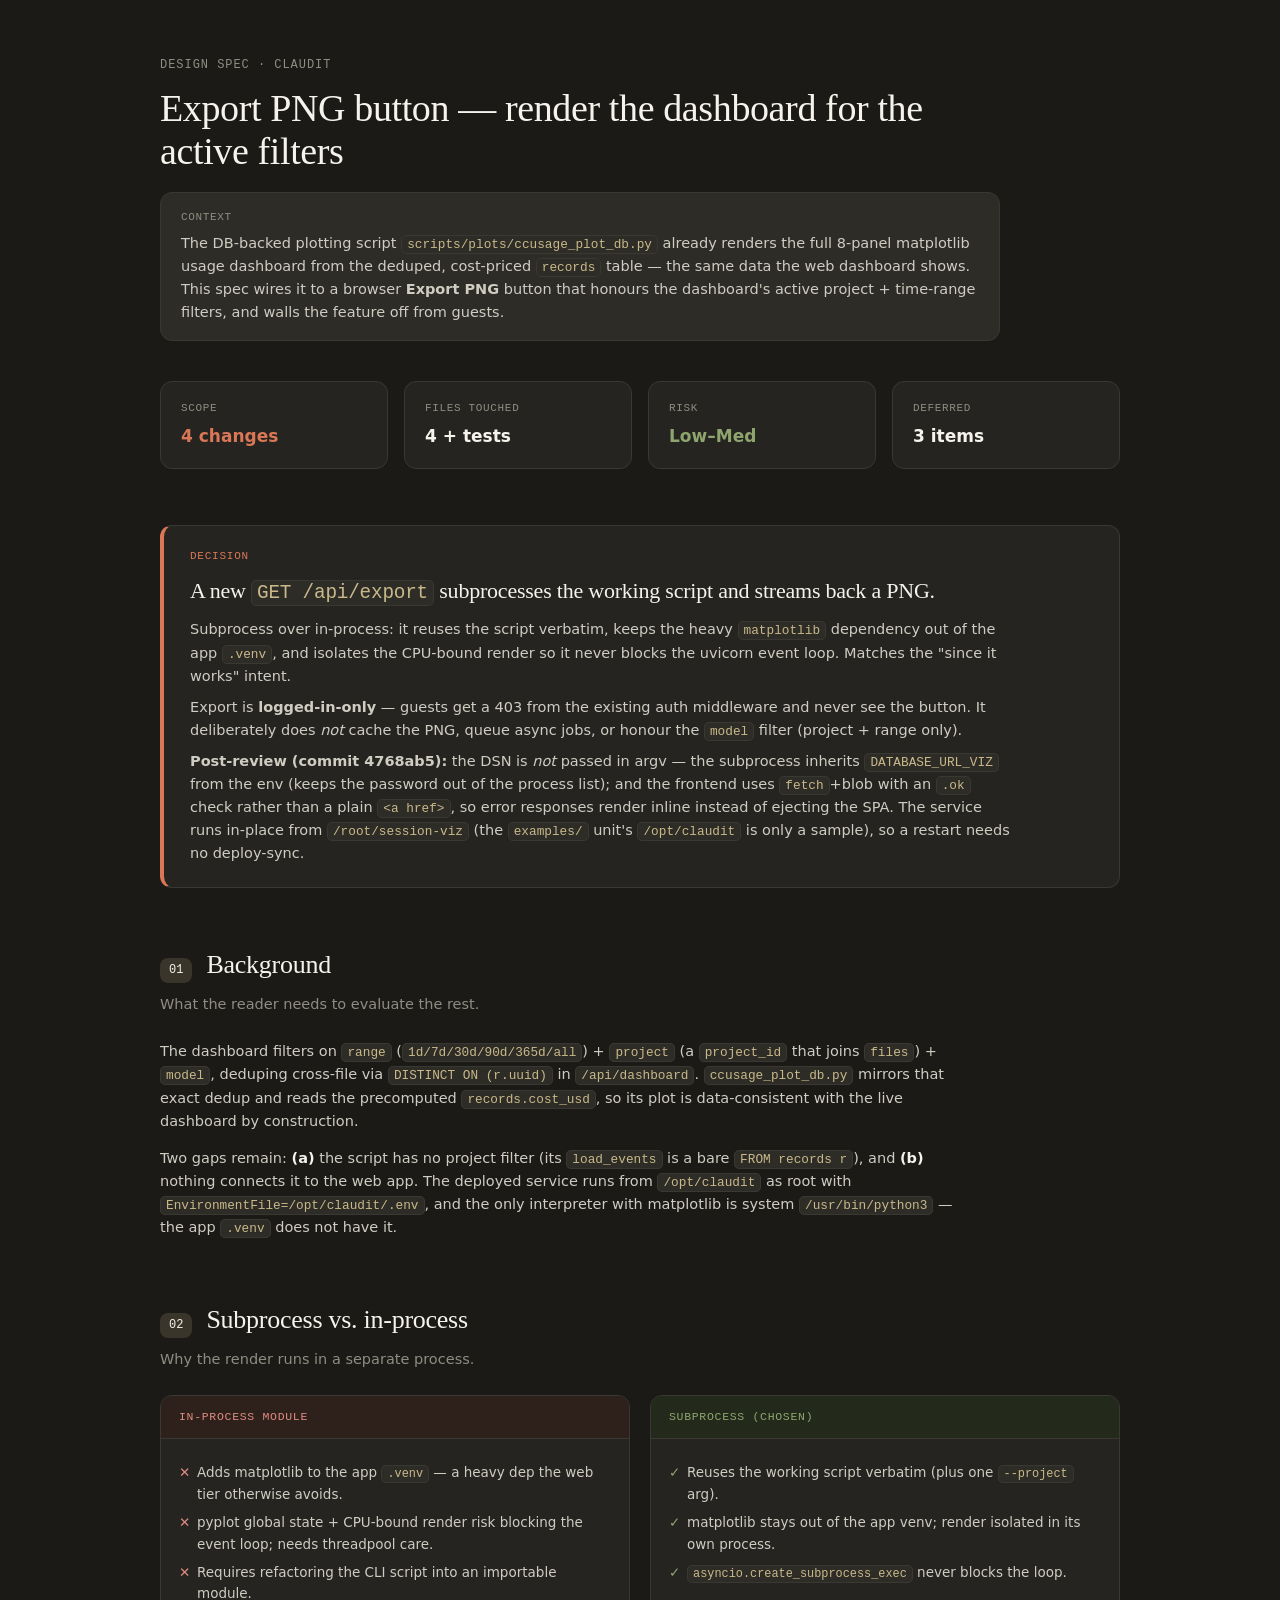
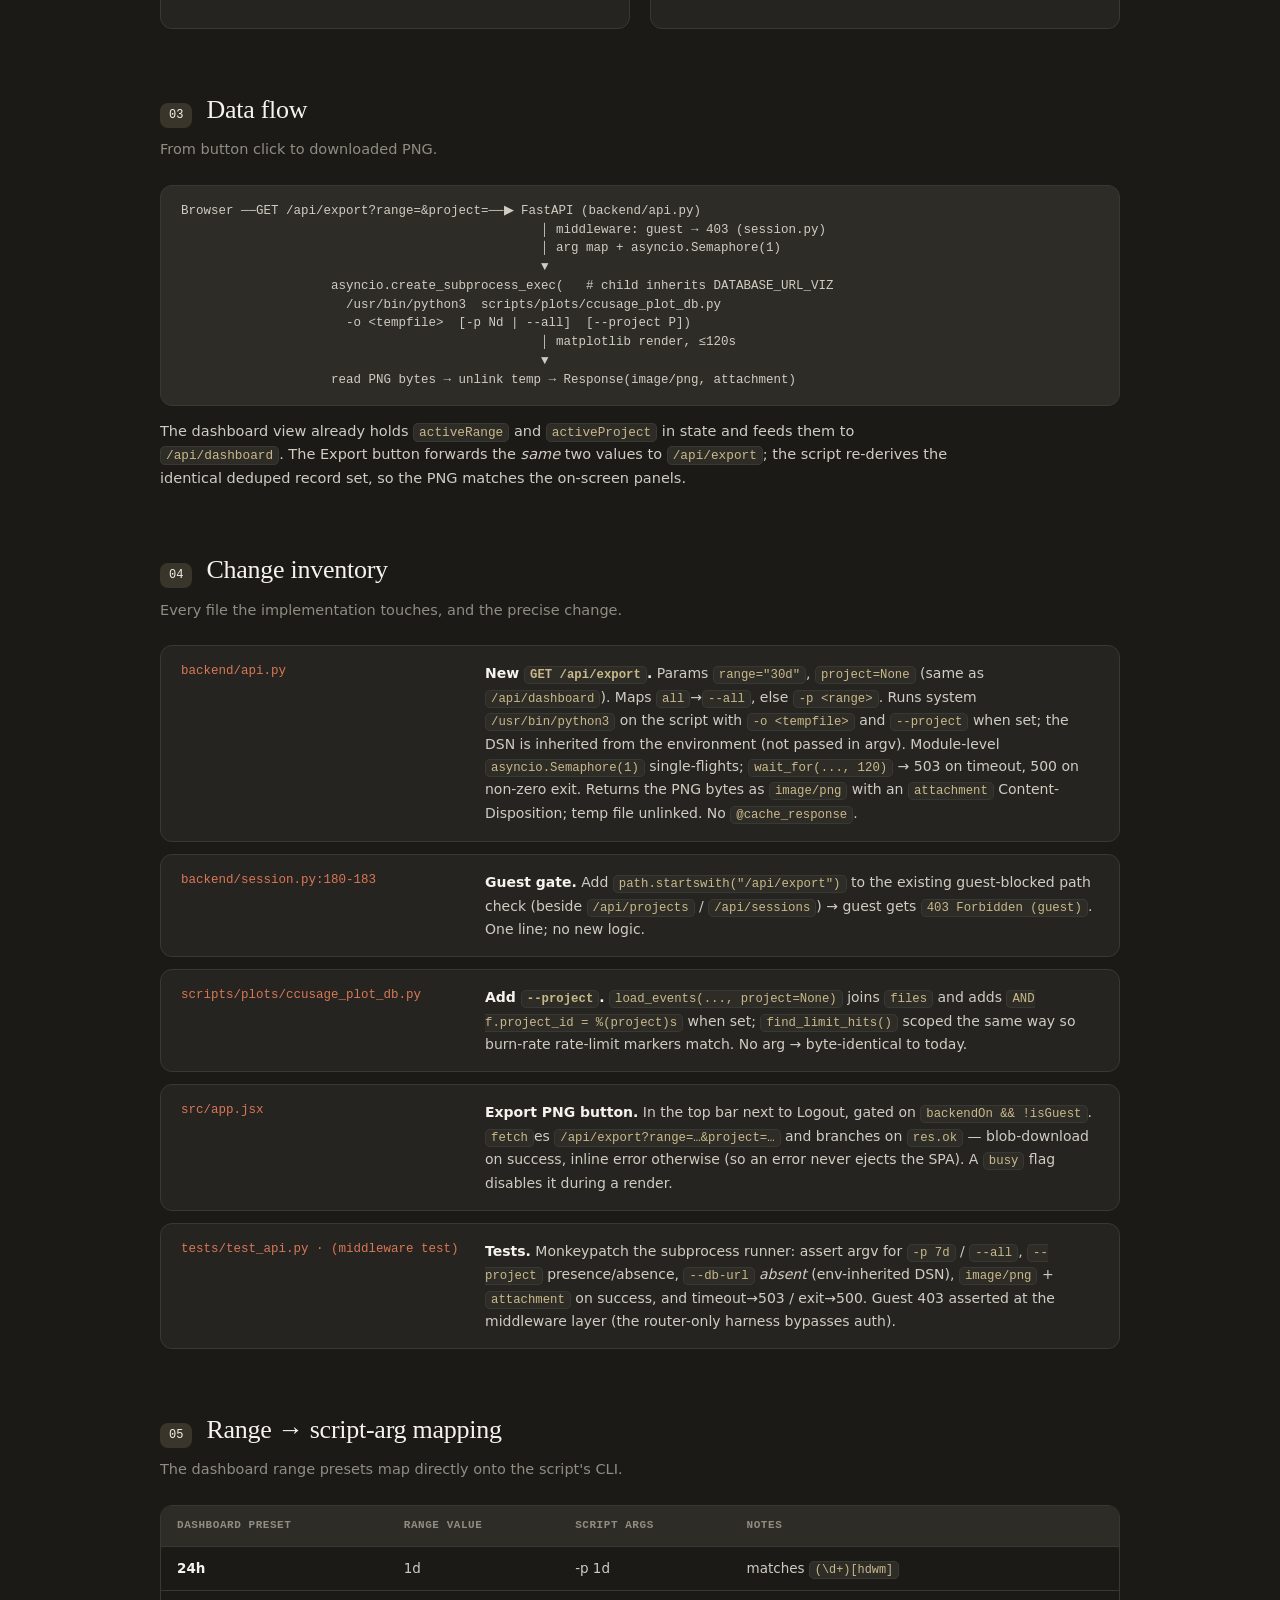
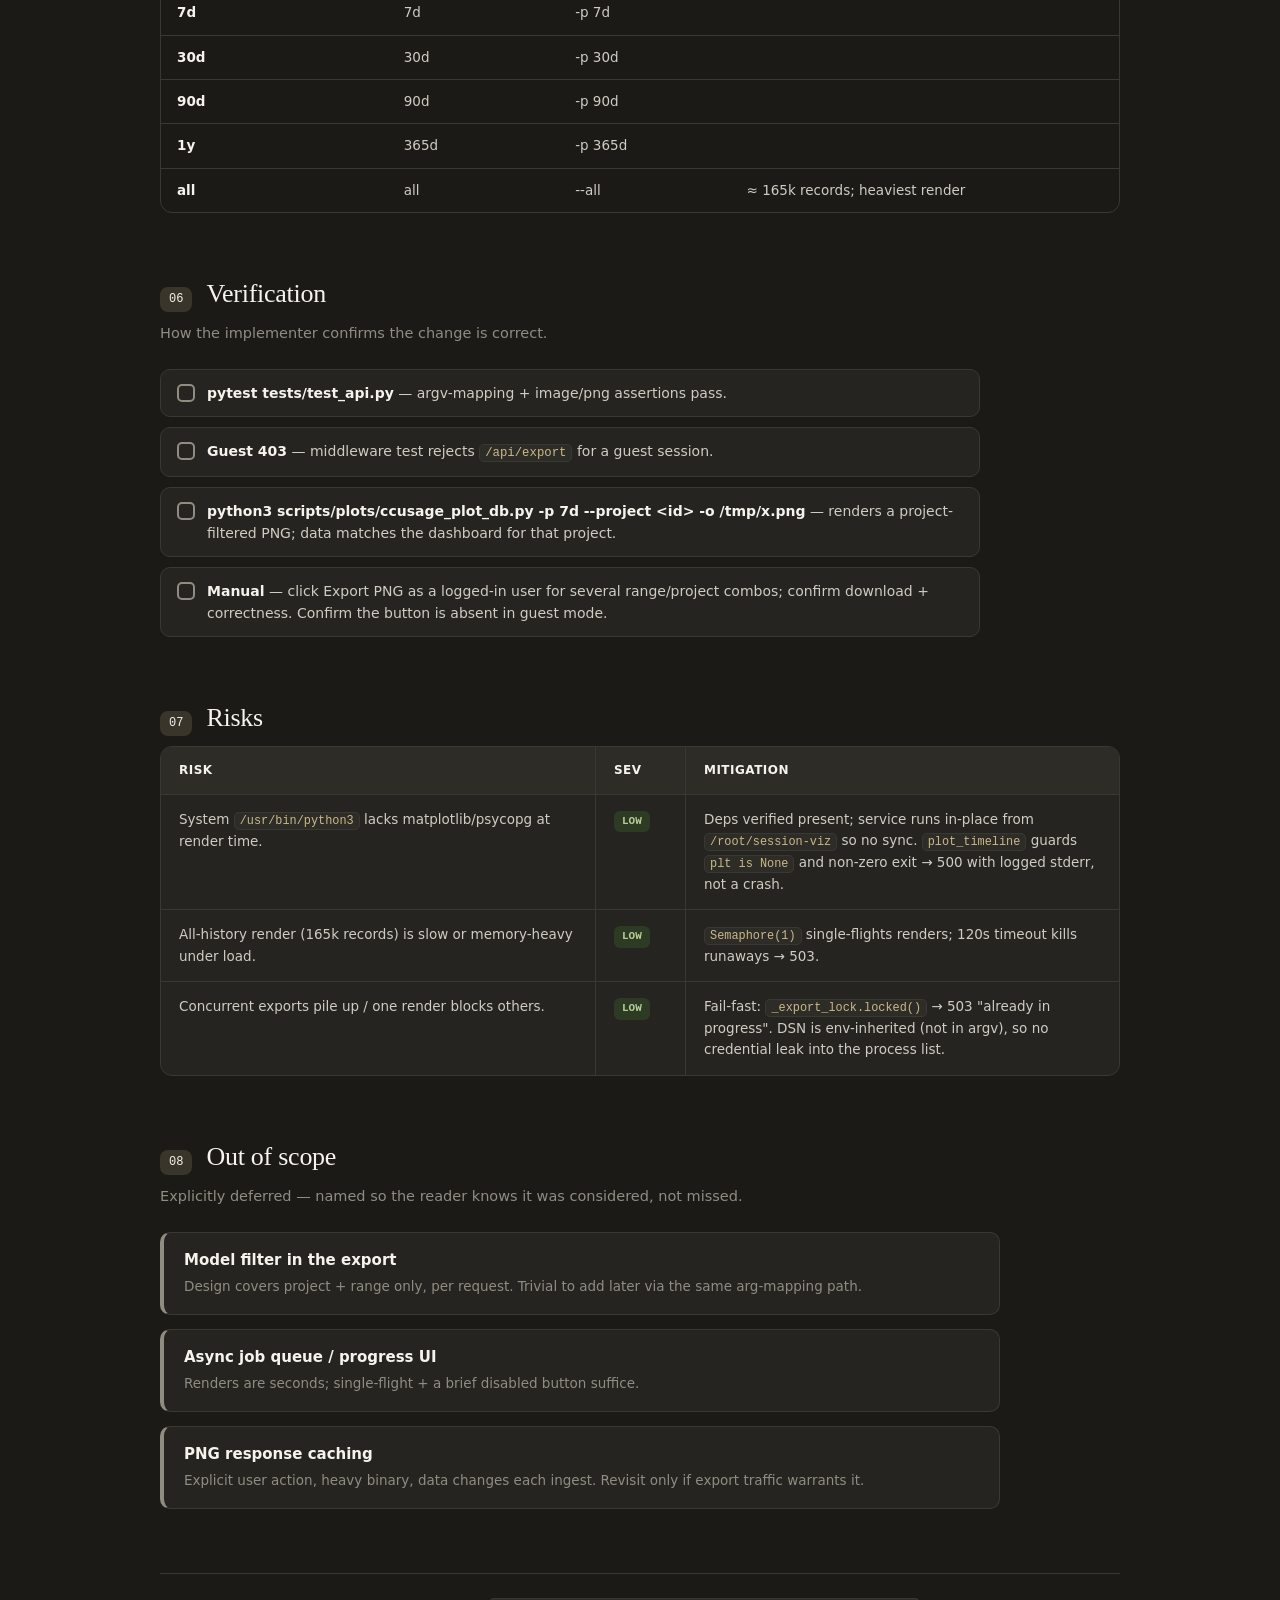
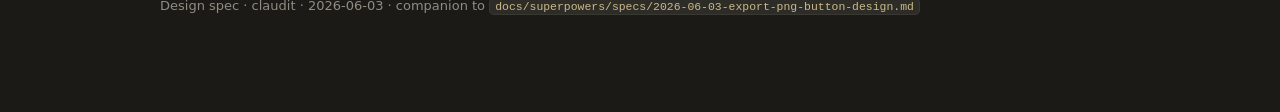
<file: docs/superpowers/specs/2026-06-03-export-png-button-design.html>
<!-- Copyright 2026 Anthropic PBC · SPDX-License-Identifier: Apache-2.0 -->
<!DOCTYPE html>
<html lang="en">
<head>
  <meta charset="UTF-8">
  <meta name="viewport" content="width=device-width, initial-scale=1.0">
  <title>Design spec — Export PNG button (claudit)</title>
  <style>
    :root {
      --ivory:    #1B1A17;
      --slate:    #F5F3EC;
      --clay:     #D97757;
      --oat:      #3A352B;
      --olive:    #8FA56E;
      --rust:     #E08B7F;
      --gray-150: #2E2C27;
      --gray-300: #3A3833;
      --gray-500: #8F8D82;
      --gray-700: #CFCCC2;
      --white:    #252420;

      --serif: ui-serif, Georgia, 'Times New Roman', serif;
      --sans:  system-ui, -apple-system, 'Segoe UI', Roboto, sans-serif;
      --mono:  ui-monospace, 'SF Mono', Menlo, Monaco, monospace;

      --radius: 12px;
      --border: 1.5px solid var(--gray-300);
    }

    * { margin: 0; padding: 0; box-sizing: border-box; }

    body {
      font-family: var(--sans);
      background: var(--ivory);
      color: var(--gray-700);
      line-height: 1.58;
      padding: 56px 32px 120px;
      -webkit-font-smoothing: antialiased;
    }
    .page { margin: 0 auto; max-width: 960px; }

    /* ---------- header ---------- */
    header.page-head { margin-bottom: 40px; max-width: 840px; }
    .eyebrow {
      font-family: var(--mono);
      font-size: 12px;
      letter-spacing: 0.08em;
      text-transform: uppercase;
      color: var(--gray-500);
      margin-bottom: 12px;
    }
    h1 {
      font-family: var(--serif);
      font-weight: 500;
      font-size: 38px;
      line-height: 1.14;
      color: var(--slate);
      margin-bottom: 18px;
      letter-spacing: -0.01em;
    }
    .context-box {
      background: var(--gray-150);
      border: var(--border);
      border-radius: var(--radius);
      padding: 16px 20px;
      font-size: 14.5px;
      color: var(--gray-700);
    }
    .context-box .label {
      font-family: var(--mono);
      font-size: 11px;
      text-transform: uppercase;
      letter-spacing: 0.06em;
      color: var(--gray-500);
      display: block;
      margin-bottom: 6px;
    }

    /* ---------- summary strip ---------- */
    .summary {
      display: grid;
      grid-template-columns: repeat(4, 1fr);
      gap: 16px;
      margin-bottom: 56px;
    }
    @media (max-width: 900px) { .summary { grid-template-columns: repeat(2, 1fr); } }
    .summary .cell {
      background: var(--white);
      border: var(--border);
      border-radius: var(--radius);
      padding: 18px 20px;
    }
    .summary .k {
      font-family: var(--mono);
      font-size: 11px;
      text-transform: uppercase;
      letter-spacing: 0.06em;
      color: var(--gray-500);
      margin-bottom: 6px;
    }
    .summary .v { font-size: 17px; color: var(--slate); font-weight: 600; }
    .summary .v.accent  { color: var(--clay); }
    .summary .v.ok      { color: var(--olive); }

    /* ---------- decision banner ---------- */
    .decision {
      background: var(--white);
      border: var(--border);
      border-left: 4px solid var(--clay);
      border-radius: var(--radius);
      padding: 22px 26px;
      margin-bottom: 56px;
    }
    .decision .d-tag {
      font-family: var(--mono);
      font-size: 11px;
      text-transform: uppercase;
      letter-spacing: 0.07em;
      color: var(--clay);
      margin-bottom: 8px;
    }
    .decision .d-head {
      font-family: var(--serif);
      font-size: 22px;
      font-weight: 500;
      color: var(--slate);
      margin-bottom: 10px;
      letter-spacing: -0.01em;
    }
    .decision .d-body { font-size: 14.5px; color: var(--gray-700); max-width: 820px; }
    .decision .d-body + .d-body { margin-top: 8px; }

    /* ---------- section chrome ---------- */
    section { margin-bottom: 60px; }
    .sec-head {
      display: flex;
      align-items: baseline;
      gap: 14px;
      margin-bottom: 8px;
    }
    .sec-head .num {
      font-family: var(--mono);
      font-size: 12px;
      background: var(--oat);
      color: var(--slate);
      padding: 3px 9px;
      border-radius: 8px;
    }
    .sec-head h2 {
      font-family: var(--serif);
      font-weight: 500;
      font-size: 26px;
      color: var(--slate);
      letter-spacing: -0.01em;
    }
    .sec-intro {
      font-size: 14.5px;
      color: var(--gray-500);
      max-width: 740px;
      margin-bottom: 24px;
    }
    p.body { font-size: 14.5px; max-width: 820px; margin-bottom: 14px; }
    p.body strong { color: var(--slate); }
    code {
      font-family: var(--mono);
      font-size: 0.88em;
      background: var(--gray-150);
      border: 1px solid var(--gray-300);
      border-radius: 5px;
      padding: 1px 5px;
      color: #C9B98A;
    }
    pre {
      font-family: var(--mono);
      font-size: 12.5px;
      background: var(--gray-150);
      border: var(--border);
      border-radius: var(--radius);
      padding: 16px 20px;
      color: var(--gray-700);
      overflow-x: auto;
      margin-bottom: 14px;
      line-height: 1.5;
    }

    /* ---------- generic data table ---------- */
    .tbl {
      width: 100%;
      border: var(--border);
      border-radius: var(--radius);
      border-collapse: separate;
      border-spacing: 0;
      overflow: hidden;
      font-size: 13.5px;
    }
    .tbl th, .tbl td {
      text-align: left;
      padding: 11px 16px;
      border-bottom: 1px solid var(--gray-300);
      vertical-align: top;
    }
    .tbl th {
      font-family: var(--mono);
      font-size: 11px;
      text-transform: uppercase;
      letter-spacing: 0.05em;
      color: var(--gray-500);
      background: var(--gray-150);
      font-weight: 600;
    }
    .tbl tr:last-child td { border-bottom: none; }
    .tbl td { color: var(--gray-700); }
    .tbl td.slate { color: var(--slate); font-weight: 600; }
    .tbl tbody tr:hover { background: var(--gray-150); }

    /* ---------- comparison ("X vs Y") cards ---------- */
    .compare {
      display: grid;
      grid-template-columns: 1fr 1fr;
      gap: 20px;
    }
    @media (max-width: 820px) { .compare { grid-template-columns: 1fr; } }
    .compare .col {
      background: var(--white);
      border: var(--border);
      border-radius: var(--radius);
      overflow: hidden;
    }
    .compare .col-head {
      padding: 12px 18px;
      font-family: var(--mono);
      font-size: 11.5px;
      text-transform: uppercase;
      letter-spacing: 0.06em;
      border-bottom: var(--border);
    }
    .compare .col.bad  .col-head { background: #2E211C; color: var(--rust); }
    .compare .col.good .col-head { background: #232A1C; color: var(--olive); }
    .compare .col-body { padding: 16px 18px; font-size: 13.5px; }
    .compare .col-body ul { list-style: none; }
    .compare .col-body li { margin: 7px 0; padding-left: 18px; position: relative; }
    .compare .col.bad  li:before { content: '\2715'; position: absolute; left: 0; color: var(--rust); }
    .compare .col.good li:before { content: '\2713'; position: absolute; left: 0; color: var(--olive); }

    /* ---------- change inventory ---------- */
    .changes { display: flex; flex-direction: column; gap: 12px; }
    .change {
      background: var(--white);
      border: var(--border);
      border-radius: var(--radius);
      padding: 16px 20px;
      display: grid;
      grid-template-columns: 280px 1fr;
      gap: 4px 24px;
    }
    @media (max-width: 720px) { .change { grid-template-columns: 1fr; } }
    .change .file {
      font-family: var(--mono);
      font-size: 12.5px;
      color: var(--clay);
      word-break: break-all;
    }
    .change .what { font-size: 14px; color: var(--gray-700); }
    .change .what .lead { color: var(--slate); font-weight: 600; }

    /* ---------- checklist ---------- */
    .checklist { display: flex; flex-direction: column; gap: 10px; max-width: 820px; }
    .check {
      display: flex;
      gap: 12px;
      align-items: flex-start;
      background: var(--white);
      border: var(--border);
      border-radius: 10px;
      padding: 12px 16px;
    }
    .check .box {
      width: 18px; height: 18px;
      border-radius: 5px;
      border: 2px solid var(--gray-500);
      flex-shrink: 0;
      margin-top: 2px;
    }
    .check .ck-text { font-size: 14px; color: var(--gray-700); }
    .check .ck-text strong { color: var(--slate); }

    /* ---------- risk table ---------- */
    .risks {
      border: var(--border);
      border-radius: var(--radius);
      overflow: hidden;
      background: var(--white);
    }
    .risks .row { display: grid; grid-template-columns: 1.6fr 90px 1.6fr; }
    @media (max-width: 780px) { .risks .row { grid-template-columns: 1fr; } }
    .risks .row + .row { border-top: var(--border); }
    .risks .cell { padding: 14px 18px; font-size: 13.5px; }
    .risks .cell + .cell { border-left: var(--border); }
    @media (max-width: 780px) {
      .risks .cell + .cell { border-left: none; border-top: 1px dashed var(--gray-300); }
    }
    .risks .head {
      background: var(--gray-150);
      font-weight: 600;
      color: var(--slate);
      font-size: 12px;
      text-transform: uppercase;
      letter-spacing: 0.04em;
    }
    .sev {
      display: inline-block;
      font-family: var(--mono);
      font-size: 11px;
      padding: 2px 8px;
      border-radius: 6px;
      font-weight: 600;
    }
    .sev.high { background: #4A2A1C; color: #F0B79C; }
    .sev.med  { background: var(--oat);  color: var(--slate); }
    .sev.low  { background: #2D3A24; color: #B6CC96; }

    /* ---------- deferred / out-of-scope cards ---------- */
    .deferred { display: flex; flex-direction: column; gap: 14px; max-width: 840px; }
    .defer {
      background: var(--white);
      border: var(--border);
      border-left: 4px solid var(--gray-500);
      border-radius: 10px;
      padding: 16px 20px;
    }
    .defer .dt { font-weight: 600; font-size: 15px; color: var(--slate); margin-bottom: 4px; }
    .defer .dd { font-size: 13.5px; color: var(--gray-500); }

    .footer {
      color: var(--gray-500);
      font-size: 13px;
      margin-top: 64px;
      padding-top: 22px;
      border-top: 1px solid var(--gray-300);
    }
  </style>
</head>
<body>
  <div class="page">

    <header class="page-head">
      <div class="eyebrow">Design spec · claudit</div>
      <h1>Export PNG button — render the dashboard for the active filters</h1>
      <div class="context-box">
        <span class="label">Context</span>
        The DB-backed plotting script <code>scripts/plots/ccusage_plot_db.py</code>
        already renders the full 8-panel matplotlib usage dashboard from the
        deduped, cost-priced <code>records</code> table — the same data the web
        dashboard shows. This spec wires it to a browser <strong>Export PNG</strong>
        button that honours the dashboard's active project + time-range filters,
        and walls the feature off from guests.
      </div>
    </header>

    <div class="summary">
      <div class="cell"><div class="k">Scope</div><div class="v accent">4 changes</div></div>
      <div class="cell"><div class="k">Files touched</div><div class="v">4 + tests</div></div>
      <div class="cell"><div class="k">Risk</div><div class="v ok">Low–Med</div></div>
      <div class="cell"><div class="k">Deferred</div><div class="v">3 items</div></div>
    </div>

    <div class="decision">
      <div class="d-tag">Decision</div>
      <div class="d-head">A new <code>GET /api/export</code> subprocesses the working script and streams back a PNG.</div>
      <div class="d-body">Subprocess over in-process: it reuses the script
        verbatim, keeps the heavy <code>matplotlib</code> dependency out of the
        app <code>.venv</code>, and isolates the CPU-bound render so it never
        blocks the uvicorn event loop. Matches the "since it works" intent.</div>
      <div class="d-body">Export is <strong>logged-in-only</strong> — guests get a
        403 from the existing auth middleware and never see the button. It
        deliberately does <em>not</em> cache the PNG, queue async jobs, or honour
        the <code>model</code> filter (project + range only).</div>
      <div class="d-body"><strong>Post-review (commit 4768ab5):</strong> the DSN is
        <em>not</em> passed in argv — the subprocess inherits
        <code>DATABASE_URL_VIZ</code> from the env (keeps the password out of the
        process list); and the frontend uses <code>fetch</code>+blob with an
        <code>.ok</code> check rather than a plain <code>&lt;a href&gt;</code>, so error
        responses render inline instead of ejecting the SPA. The service runs
        in-place from <code>/root/session-viz</code> (the <code>examples/</code> unit's
        <code>/opt/claudit</code> is only a sample), so a restart needs no deploy-sync.</div>
    </div>

    <section>
      <div class="sec-head"><span class="num">01</span><h2>Background</h2></div>
      <p class="sec-intro">What the reader needs to evaluate the rest.</p>
      <p class="body">The dashboard filters on <code>range</code>
        (<code>1d/7d/30d/90d/365d/all</code>) + <code>project</code> (a
        <code>project_id</code> that joins <code>files</code>) + <code>model</code>,
        deduping cross-file via <code>DISTINCT ON (r.uuid)</code> in
        <code>/api/dashboard</code>. <code>ccusage_plot_db.py</code> mirrors that
        exact dedup and reads the precomputed <code>records.cost_usd</code>, so its
        plot is data-consistent with the live dashboard by construction.</p>
      <p class="body">Two gaps remain: <strong>(a)</strong> the script has no
        project filter (its <code>load_events</code> is a bare
        <code>FROM records r</code>), and <strong>(b)</strong> nothing connects it
        to the web app. The deployed service runs from <code>/opt/claudit</code> as
        root with <code>EnvironmentFile=/opt/claudit/.env</code>, and the only
        interpreter with matplotlib is system <code>/usr/bin/python3</code> — the
        app <code>.venv</code> does not have it.</p>
    </section>

    <section>
      <div class="sec-head"><span class="num">02</span><h2>Subprocess vs. in-process</h2></div>
      <p class="sec-intro">Why the render runs in a separate process.</p>
      <div class="compare">
        <div class="col bad">
          <div class="col-head">In-process module</div>
          <div class="col-body"><ul>
            <li>Adds matplotlib to the app <code>.venv</code> — a heavy dep the web tier otherwise avoids.</li>
            <li>pyplot global state + CPU-bound render risk blocking the event loop; needs threadpool care.</li>
            <li>Requires refactoring the CLI script into an importable module.</li>
          </ul></div>
        </div>
        <div class="col good">
          <div class="col-head">Subprocess (chosen)</div>
          <div class="col-body"><ul>
            <li>Reuses the working script verbatim (plus one <code>--project</code> arg).</li>
            <li>matplotlib stays out of the app venv; render isolated in its own process.</li>
            <li><code>asyncio.create_subprocess_exec</code> never blocks the loop.</li>
          </ul></div>
        </div>
      </div>
    </section>

    <section>
      <div class="sec-head"><span class="num">03</span><h2>Data flow</h2></div>
      <p class="sec-intro">From button click to downloaded PNG.</p>
      <pre>Browser ──GET /api/export?range=&amp;project=──▶ FastAPI (backend/api.py)
                                                │ middleware: guest → 403 (session.py)
                                                │ arg map + asyncio.Semaphore(1)
                                                ▼
                    asyncio.create_subprocess_exec(   # child inherits DATABASE_URL_VIZ
                      /usr/bin/python3  scripts/plots/ccusage_plot_db.py
                      -o &lt;tempfile&gt;  [-p Nd | --all]  [--project P])
                                                │ matplotlib render, ≤120s
                                                ▼
                    read PNG bytes → unlink temp → Response(image/png, attachment)</pre>
      <p class="body">The dashboard view already holds <code>activeRange</code> and
        <code>activeProject</code> in state and feeds them to
        <code>/api/dashboard</code>. The Export button forwards the <em>same</em>
        two values to <code>/api/export</code>; the script re-derives the identical
        deduped record set, so the PNG matches the on-screen panels.</p>
    </section>

    <section>
      <div class="sec-head"><span class="num">04</span><h2>Change inventory</h2></div>
      <p class="sec-intro">Every file the implementation touches, and the precise change.</p>
      <div class="changes">
        <div class="change">
          <div class="file">backend/api.py</div>
          <div class="what"><span class="lead">New <code>GET /api/export</code>.</span>
            Params <code>range="30d"</code>, <code>project=None</code> (same as
            <code>/api/dashboard</code>). Maps <code>all</code>→<code>--all</code>,
            else <code>-p &lt;range&gt;</code>. Runs system
            <code>/usr/bin/python3</code> on the script with
            <code>-o &lt;tempfile&gt;</code> and <code>--project</code> when set; the
            DSN is inherited from the environment (not passed in argv).
            Module-level <code>asyncio.Semaphore(1)</code> single-flights;
            <code>wait_for(..., 120)</code> → 503 on timeout, 500 on non-zero exit.
            Returns the PNG bytes as <code>image/png</code> with an
            <code>attachment</code> Content-Disposition; temp file unlinked. No
            <code>@cache_response</code>.</div>
        </div>
        <div class="change">
          <div class="file">backend/session.py:180-183</div>
          <div class="what"><span class="lead">Guest gate.</span> Add
            <code>path.startswith("/api/export")</code> to the existing
            guest-blocked path check (beside <code>/api/projects</code> /
            <code>/api/sessions</code>) → guest gets <code>403 Forbidden (guest)</code>.
            One line; no new logic.</div>
        </div>
        <div class="change">
          <div class="file">scripts/plots/ccusage_plot_db.py</div>
          <div class="what"><span class="lead">Add <code>--project</code>.</span>
            <code>load_events(..., project=None)</code> joins <code>files</code> and
            adds <code>AND f.project_id = %(project)s</code> when set;
            <code>find_limit_hits()</code> scoped the same way so burn-rate
            rate-limit markers match. No arg → byte-identical to today.</div>
        </div>
        <div class="change">
          <div class="file">src/app.jsx</div>
          <div class="what"><span class="lead">Export PNG button.</span> In the
            top bar next to Logout, gated on <code>backendOn &amp;&amp; !isGuest</code>.
            <code>fetch</code>es <code>/api/export?range=…&amp;project=…</code> and
            branches on <code>res.ok</code> — blob-download on success, inline
            error otherwise (so an error never ejects the SPA). A <code>busy</code>
            flag disables it during a render.</div>
        </div>
        <div class="change">
          <div class="file">tests/test_api.py · (middleware test)</div>
          <div class="what"><span class="lead">Tests.</span> Monkeypatch the
            subprocess runner: assert argv for <code>-p 7d</code> / <code>--all</code>,
            <code>--project</code> presence/absence, <code>--db-url</code> <em>absent</em>
            (env-inherited DSN), <code>image/png</code> + <code>attachment</code> on
            success, and timeout→503 / exit→500. Guest 403 asserted at the
            middleware layer (the router-only harness bypasses auth).</div>
        </div>
      </div>
    </section>

    <section>
      <div class="sec-head"><span class="num">05</span><h2>Range → script-arg mapping</h2></div>
      <p class="sec-intro">The dashboard range presets map directly onto the script's CLI.</p>
      <table class="tbl">
        <thead><tr><th>Dashboard preset</th><th>range value</th><th>Script args</th><th>Notes</th></tr></thead>
        <tbody>
          <tr><td class="slate">24h</td><td>1d</td><td>-p 1d</td><td>matches <code>(\d+)[hdwm]</code></td></tr>
          <tr><td class="slate">7d</td><td>7d</td><td>-p 7d</td><td></td></tr>
          <tr><td class="slate">30d</td><td>30d</td><td>-p 30d</td><td></td></tr>
          <tr><td class="slate">90d</td><td>90d</td><td>-p 90d</td><td></td></tr>
          <tr><td class="slate">1y</td><td>365d</td><td>-p 365d</td><td></td></tr>
          <tr><td class="slate">all</td><td>all</td><td>--all</td><td>≈ 165k records; heaviest render</td></tr>
        </tbody>
      </table>
    </section>

    <section>
      <div class="sec-head"><span class="num">06</span><h2>Verification</h2></div>
      <p class="sec-intro">How the implementer confirms the change is correct.</p>
      <div class="checklist">
        <div class="check"><div class="box"></div><div class="ck-text"><strong>pytest tests/test_api.py</strong> — argv-mapping + image/png assertions pass.</div></div>
        <div class="check"><div class="box"></div><div class="ck-text"><strong>Guest 403</strong> — middleware test rejects <code>/api/export</code> for a guest session.</div></div>
        <div class="check"><div class="box"></div><div class="ck-text"><strong>python3 scripts/plots/ccusage_plot_db.py -p 7d --project &lt;id&gt; -o /tmp/x.png</strong> — renders a project-filtered PNG; data matches the dashboard for that project.</div></div>
        <div class="check"><div class="box"></div><div class="ck-text"><strong>Manual</strong> — click Export PNG as a logged-in user for several range/project combos; confirm download + correctness. Confirm the button is absent in guest mode.</div></div>
      </div>
    </section>

    <section>
      <div class="sec-head"><span class="num">07</span><h2>Risks</h2></div>
      <div class="risks">
        <div class="row">
          <div class="cell head">Risk</div>
          <div class="cell head">Sev</div>
          <div class="cell head">Mitigation</div>
        </div>
        <div class="row">
          <div class="cell">System <code>/usr/bin/python3</code> lacks matplotlib/psycopg at render time.</div>
          <div class="cell"><span class="sev low">LOW</span></div>
          <div class="cell">Deps verified present; service runs in-place from <code>/root/session-viz</code> so no sync. <code>plot_timeline</code> guards <code>plt is None</code> and non-zero exit → 500 with logged stderr, not a crash.</div>
        </div>
        <div class="row">
          <div class="cell">All-history render (165k records) is slow or memory-heavy under load.</div>
          <div class="cell"><span class="sev low">LOW</span></div>
          <div class="cell"><code>Semaphore(1)</code> single-flights renders; 120s timeout kills runaways → 503.</div>
        </div>
        <div class="row">
          <div class="cell">Concurrent exports pile up / one render blocks others.</div>
          <div class="cell"><span class="sev low">LOW</span></div>
          <div class="cell">Fail-fast: <code>_export_lock.locked()</code> → 503 "already in progress". DSN is env-inherited (not in argv), so no credential leak into the process list.</div>
        </div>
      </div>
    </section>

    <section>
      <div class="sec-head"><span class="num">08</span><h2>Out of scope</h2></div>
      <p class="sec-intro">Explicitly deferred — named so the reader knows it was considered, not missed.</p>
      <div class="deferred">
        <div class="defer">
          <div class="dt">Model filter in the export</div>
          <div class="dd">Design covers project + range only, per request. Trivial to add later via the same arg-mapping path.</div>
        </div>
        <div class="defer">
          <div class="dt">Async job queue / progress UI</div>
          <div class="dd">Renders are seconds; single-flight + a brief disabled button suffice.</div>
        </div>
        <div class="defer">
          <div class="dt">PNG response caching</div>
          <div class="dd">Explicit user action, heavy binary, data changes each ingest. Revisit only if export traffic warrants it.</div>
        </div>
      </div>
    </section>

    <div class="footer">
      <p>Design spec · claudit · 2026-06-03 · companion to <code>docs/superpowers/specs/2026-06-03-export-png-button-design.md</code></p>
    </div>

  </div>
</body>
</html>
</file>
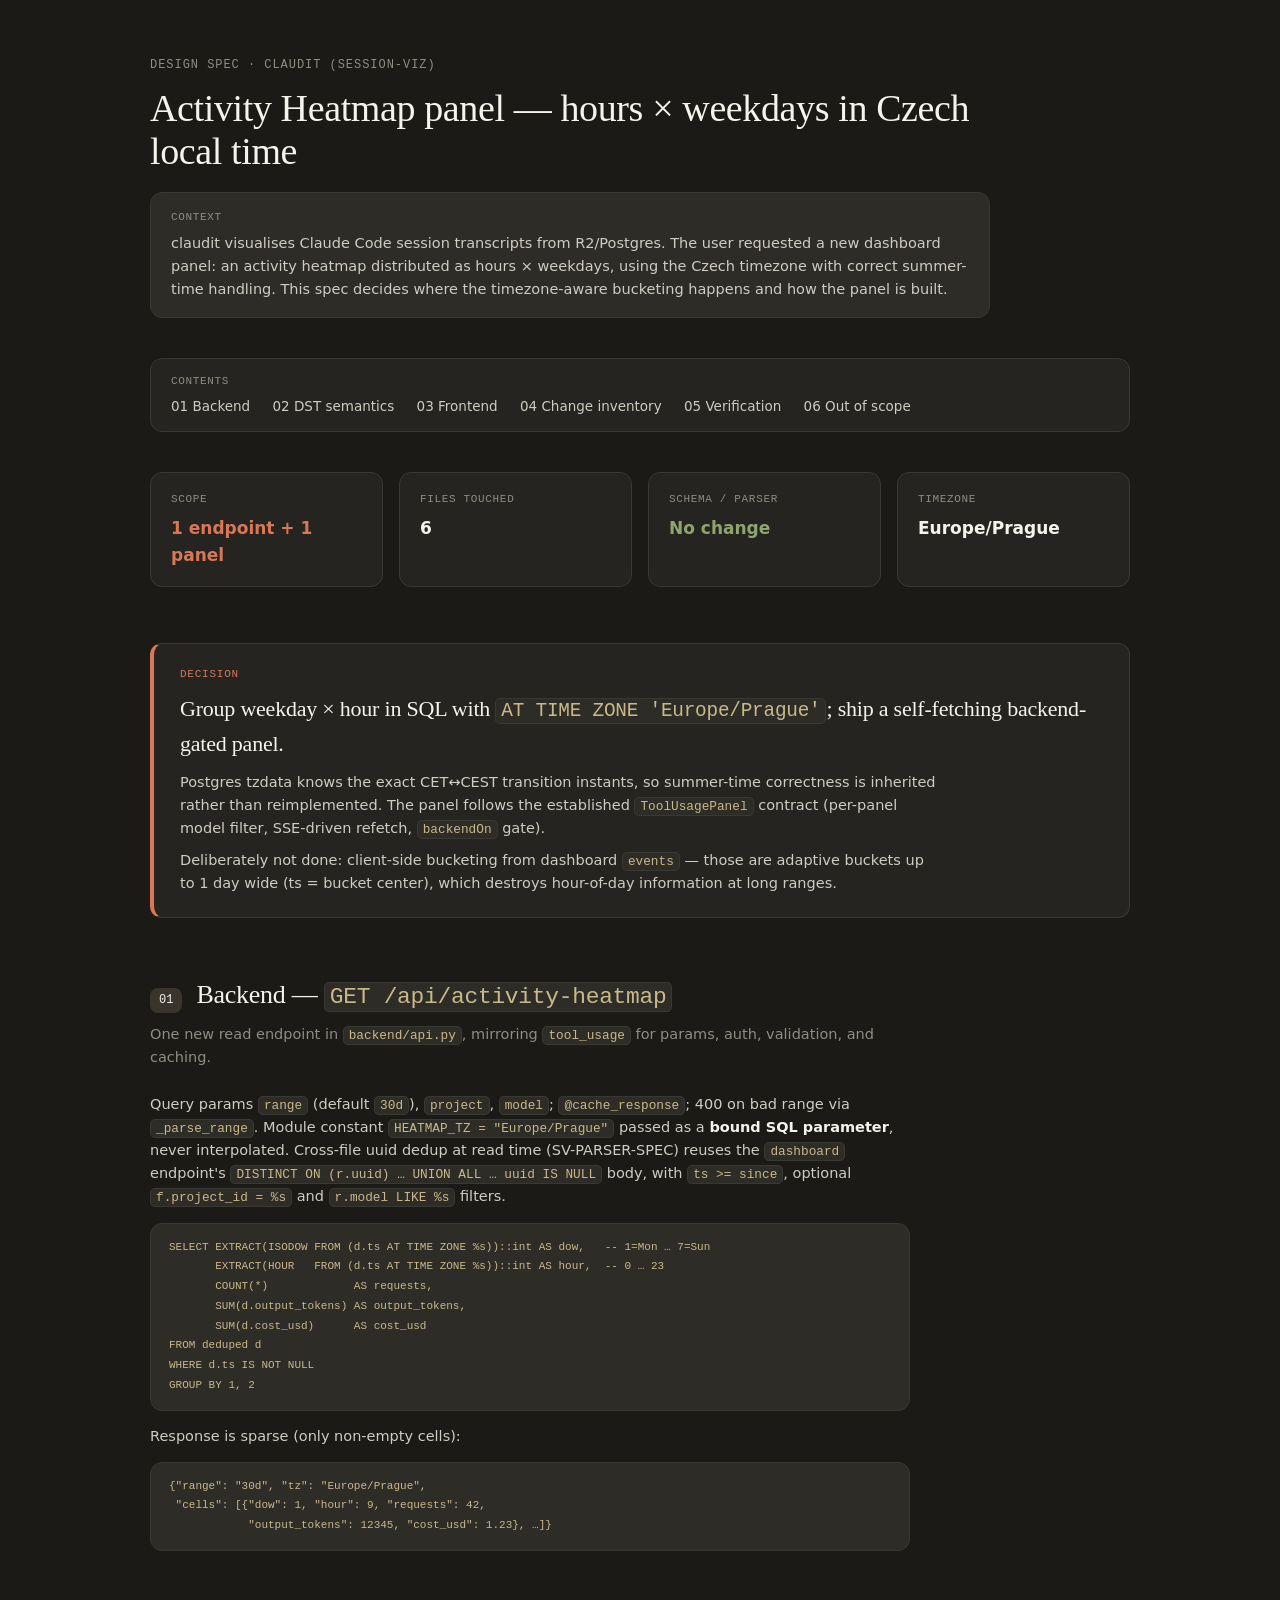
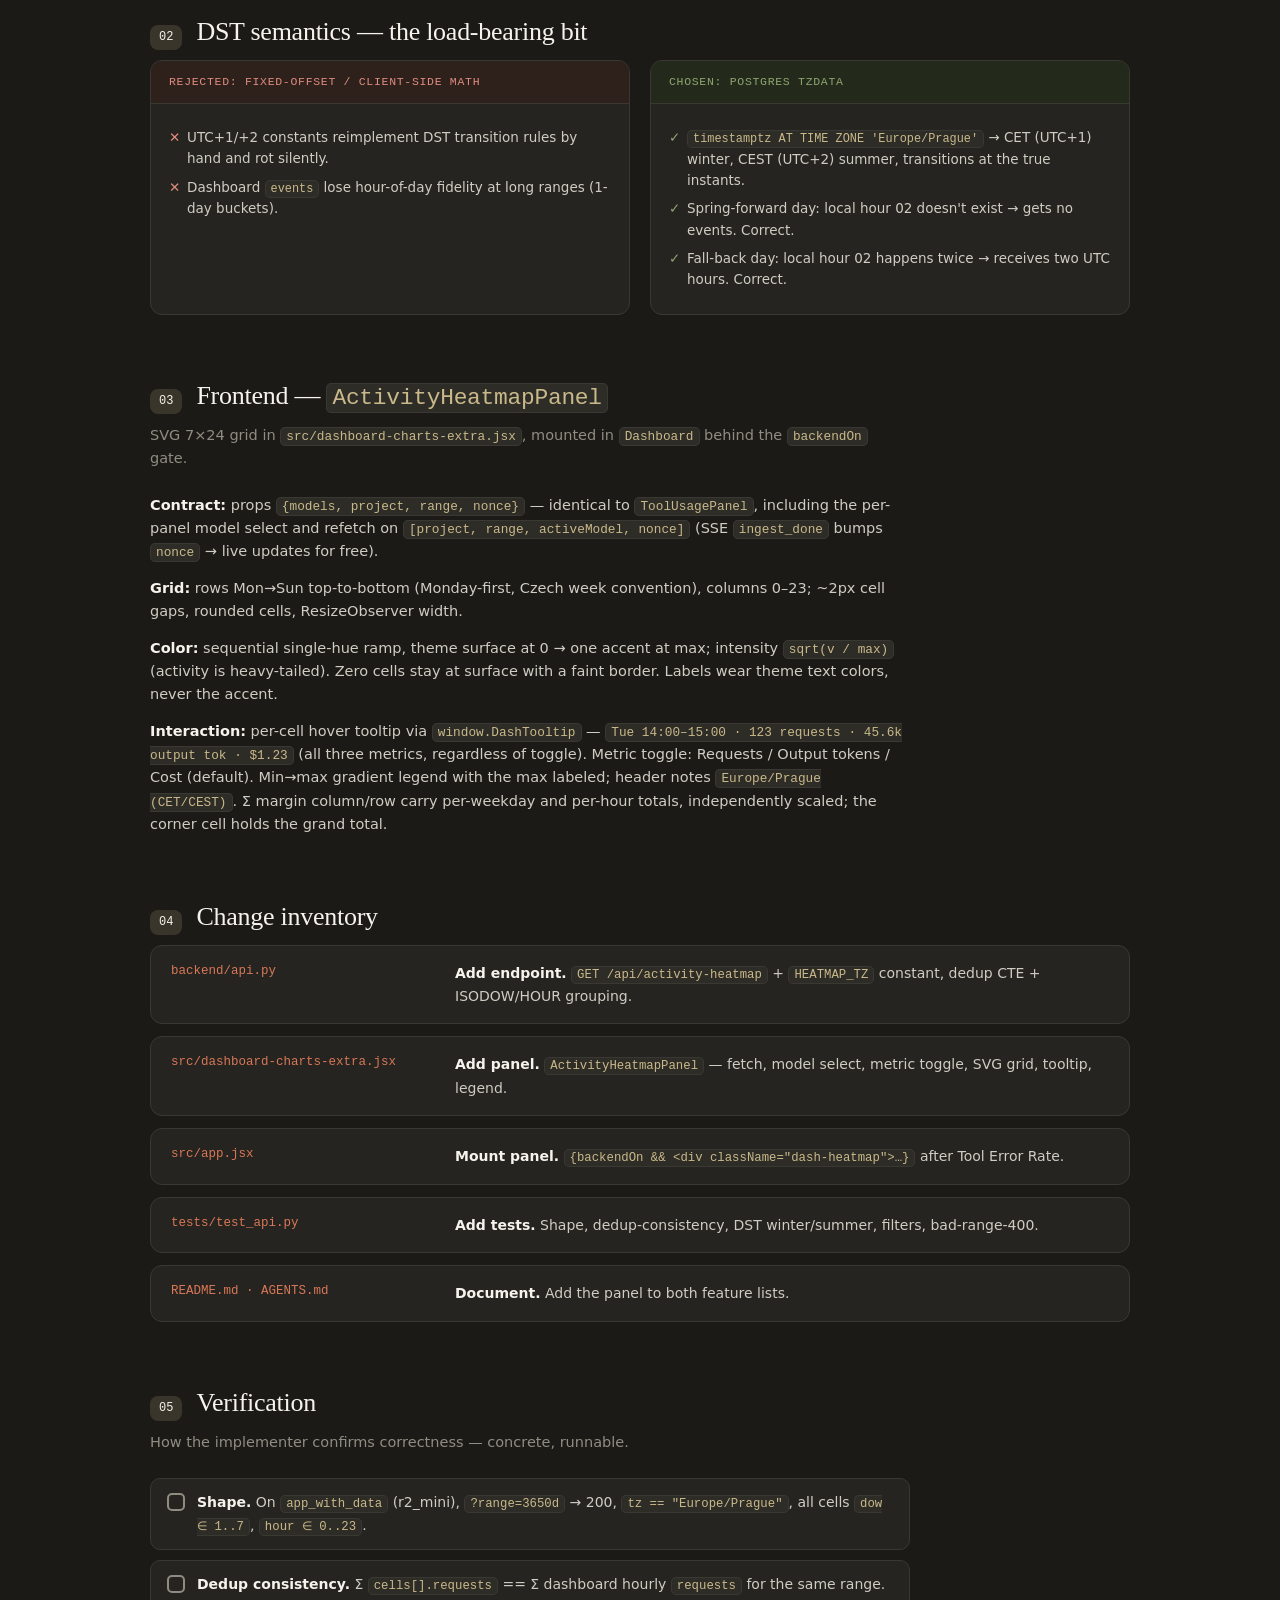
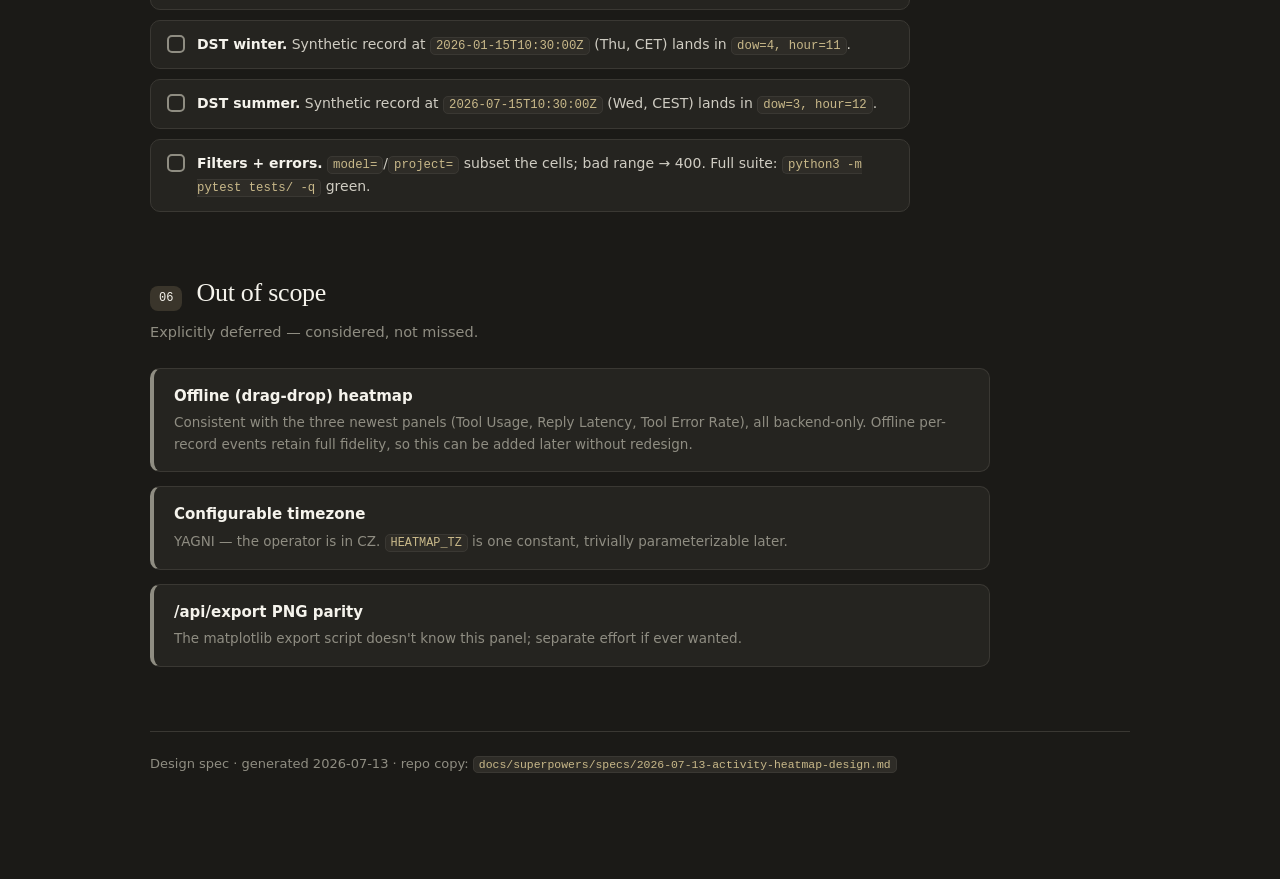
<file: docs/superpowers/specs/2026-07-13-activity-heatmap-design.html>
<!DOCTYPE html>
<html lang="en">
<head>
  <meta charset="UTF-8">
  <meta name="viewport" content="width=device-width, initial-scale=1.0">
  <title>Design spec — Activity Heatmap panel (claudit)</title>
  <style>
    :root {
      --ivory:    #1B1A17;
      --slate:    #F5F3EC;
      --clay:     #D97757;
      --oat:      #3A352B;
      --olive:    #8FA56E;
      --rust:     #E08B7F;
      --gray-150: #2E2C27;
      --gray-300: #3A3833;
      --gray-500: #8F8D82;
      --gray-700: #CFCCC2;
      --white:    #252420;

      --serif: ui-serif, Georgia, 'Times New Roman', serif;
      --sans:  system-ui, -apple-system, 'Segoe UI', Roboto, sans-serif;
      --mono:  ui-monospace, 'SF Mono', Menlo, Monaco, monospace;

      --radius: 12px;
      --border: 1.5px solid var(--gray-300);
    }

    * { margin: 0; padding: 0; box-sizing: border-box; }

    body {
      font-family: var(--sans);
      background: var(--ivory);
      color: var(--gray-700);
      line-height: 1.58;
      padding: 56px 32px 120px;
      -webkit-font-smoothing: antialiased;
    }
    .page { margin: 0 auto; max-width: 980px; }

    header.page-head { margin-bottom: 40px; max-width: 840px; }
    .eyebrow {
      font-family: var(--mono);
      font-size: 12px;
      letter-spacing: 0.08em;
      text-transform: uppercase;
      color: var(--gray-500);
      margin-bottom: 12px;
    }
    h1 {
      font-family: var(--serif);
      font-weight: 500;
      font-size: 38px;
      line-height: 1.14;
      color: var(--slate);
      margin-bottom: 18px;
      letter-spacing: -0.01em;
    }
    .context-box {
      background: var(--gray-150);
      border: var(--border);
      border-radius: var(--radius);
      padding: 16px 20px;
      font-size: 14.5px;
      color: var(--gray-700);
    }
    .context-box .label {
      font-family: var(--mono);
      font-size: 11px;
      text-transform: uppercase;
      letter-spacing: 0.06em;
      color: var(--gray-500);
      display: block;
      margin-bottom: 6px;
    }

    nav.toc {
      background: var(--white);
      border: var(--border);
      border-radius: var(--radius);
      padding: 14px 20px;
      margin-bottom: 40px;
      font-size: 13.5px;
    }
    nav.toc .label {
      font-family: var(--mono);
      font-size: 11px;
      text-transform: uppercase;
      letter-spacing: 0.06em;
      color: var(--gray-500);
      display: block;
      margin-bottom: 6px;
    }
    nav.toc a { color: var(--gray-700); text-decoration: none; margin-right: 18px; }
    nav.toc a:hover { color: var(--clay); }

    .summary {
      display: grid;
      grid-template-columns: repeat(4, 1fr);
      gap: 16px;
      margin-bottom: 56px;
    }
    @media (max-width: 900px) { .summary { grid-template-columns: repeat(2, 1fr); } }
    .summary .cell {
      background: var(--white);
      border: var(--border);
      border-radius: var(--radius);
      padding: 18px 20px;
    }
    .summary .k {
      font-family: var(--mono);
      font-size: 11px;
      text-transform: uppercase;
      letter-spacing: 0.06em;
      color: var(--gray-500);
      margin-bottom: 6px;
    }
    .summary .v { font-size: 17px; color: var(--slate); font-weight: 600; }
    .summary .v.accent  { color: var(--clay); }
    .summary .v.ok      { color: var(--olive); }

    .decision {
      background: var(--white);
      border: var(--border);
      border-left: 4px solid var(--clay);
      border-radius: var(--radius);
      padding: 22px 26px;
      margin-bottom: 56px;
    }
    .decision .d-tag {
      font-family: var(--mono);
      font-size: 11px;
      text-transform: uppercase;
      letter-spacing: 0.07em;
      color: var(--clay);
      margin-bottom: 8px;
    }
    .decision .d-head {
      font-family: var(--serif);
      font-size: 22px;
      font-weight: 500;
      color: var(--slate);
      margin-bottom: 10px;
      letter-spacing: -0.01em;
    }
    .decision .d-body { font-size: 14.5px; color: var(--gray-700); max-width: 760px; }
    .decision .d-body + .d-body { margin-top: 8px; }

    section { margin-bottom: 60px; }
    .sec-head {
      display: flex;
      align-items: baseline;
      gap: 14px;
      margin-bottom: 8px;
    }
    .sec-head .num {
      font-family: var(--mono);
      font-size: 12px;
      background: var(--oat);
      color: var(--slate);
      padding: 3px 9px;
      border-radius: 8px;
    }
    .sec-head h2 {
      font-family: var(--serif);
      font-weight: 500;
      font-size: 26px;
      color: var(--slate);
      letter-spacing: -0.01em;
    }
    .sec-intro {
      font-size: 14.5px;
      color: var(--gray-500);
      max-width: 740px;
      margin-bottom: 24px;
    }
    p.body { font-size: 14.5px; max-width: 760px; margin-bottom: 14px; }
    p.body strong { color: var(--slate); }
    code {
      font-family: var(--mono);
      font-size: 0.88em;
      background: var(--gray-150);
      border: 1px solid var(--gray-300);
      border-radius: 5px;
      padding: 1px 5px;
      color: #C9B98A;
    }
    pre {
      background: var(--gray-150);
      border: var(--border);
      border-radius: var(--radius);
      padding: 14px 18px;
      font-family: var(--mono);
      font-size: 12.5px;
      overflow-x: auto;
      max-width: 760px;
      margin-bottom: 14px;
      color: #C9B98A;
    }
    pre code { background: none; border: none; padding: 0; }

    .compare {
      display: grid;
      grid-template-columns: 1fr 1fr;
      gap: 20px;
    }
    @media (max-width: 820px) { .compare { grid-template-columns: 1fr; } }
    .compare .col {
      background: var(--white);
      border: var(--border);
      border-radius: var(--radius);
      overflow: hidden;
    }
    .compare .col-head {
      padding: 12px 18px;
      font-family: var(--mono);
      font-size: 11.5px;
      text-transform: uppercase;
      letter-spacing: 0.06em;
      border-bottom: var(--border);
    }
    .compare .col.bad  .col-head { background: #2E211C; color: var(--rust); }
    .compare .col.good .col-head { background: #232A1C; color: var(--olive); }
    .compare .col-body { padding: 16px 18px; font-size: 13.5px; }
    .compare .col-body ul { list-style: none; }
    .compare .col-body li { margin: 7px 0; padding-left: 18px; position: relative; }
    .compare .col.bad  li:before { content: '\2715'; position: absolute; left: 0; color: var(--rust); }
    .compare .col.good li:before { content: '\2713'; position: absolute; left: 0; color: var(--olive); }

    .changes { display: flex; flex-direction: column; gap: 12px; }
    .change {
      background: var(--white);
      border: var(--border);
      border-radius: var(--radius);
      padding: 16px 20px;
      display: grid;
      grid-template-columns: 260px 1fr;
      gap: 4px 24px;
    }
    @media (max-width: 720px) { .change { grid-template-columns: 1fr; } }
    .change .file {
      font-family: var(--mono);
      font-size: 12.5px;
      color: var(--clay);
      word-break: break-all;
    }
    .change .what { font-size: 14px; color: var(--gray-700); }
    .change .what .lead { color: var(--slate); font-weight: 600; }

    .checklist { display: flex; flex-direction: column; gap: 10px; max-width: 760px; }
    .check {
      display: flex;
      gap: 12px;
      align-items: flex-start;
      background: var(--white);
      border: var(--border);
      border-radius: 10px;
      padding: 12px 16px;
    }
    .check .box {
      width: 18px; height: 18px;
      border-radius: 5px;
      border: 2px solid var(--gray-500);
      flex-shrink: 0;
      margin-top: 2px;
    }
    .check .ck-text { font-size: 14px; color: var(--gray-700); }
    .check .ck-text strong { color: var(--slate); }

    .deferred { display: flex; flex-direction: column; gap: 14px; max-width: 840px; }
    .defer {
      background: var(--white);
      border: var(--border);
      border-left: 4px solid var(--gray-500);
      border-radius: 10px;
      padding: 16px 20px;
    }
    .defer .dt { font-weight: 600; font-size: 15px; color: var(--slate); margin-bottom: 4px; }
    .defer .dd { font-size: 13.5px; color: var(--gray-500); }

    .footer {
      color: var(--gray-500);
      font-size: 13px;
      margin-top: 64px;
      padding-top: 22px;
      border-top: 1px solid var(--gray-300);
    }
  </style>
</head>
<body>
  <div class="page">

    <header class="page-head">
      <div class="eyebrow">Design spec · claudit (session-viz)</div>
      <h1>Activity Heatmap panel — hours × weekdays in Czech local time</h1>
      <div class="context-box">
        <span class="label">Context</span>
        claudit visualises Claude Code session transcripts from R2/Postgres.
        The user requested a new dashboard panel: an activity heatmap
        distributed as hours × weekdays, using the Czech timezone with
        correct summer-time handling. This spec decides where the
        timezone-aware bucketing happens and how the panel is built.
      </div>
    </header>

    <nav class="toc">
      <span class="label">Contents</span>
      <a href="#backend">01 Backend</a>
      <a href="#dst">02 DST semantics</a>
      <a href="#frontend">03 Frontend</a>
      <a href="#changes">04 Change inventory</a>
      <a href="#tests">05 Verification</a>
      <a href="#oos">06 Out of scope</a>
    </nav>

    <div class="summary">
      <div class="cell"><div class="k">Scope</div><div class="v accent">1 endpoint + 1 panel</div></div>
      <div class="cell"><div class="k">Files touched</div><div class="v">6</div></div>
      <div class="cell"><div class="k">Schema / parser</div><div class="v ok">No change</div></div>
      <div class="cell"><div class="k">Timezone</div><div class="v">Europe/Prague</div></div>
    </div>

    <div class="decision">
      <div class="d-tag">Decision</div>
      <div class="d-head">Group weekday × hour in SQL with <code>AT TIME ZONE 'Europe/Prague'</code>; ship a self-fetching backend-gated panel.</div>
      <div class="d-body">Postgres tzdata knows the exact CET↔CEST transition
        instants, so summer-time correctness is inherited rather than
        reimplemented. The panel follows the established
        <code>ToolUsagePanel</code> contract (per-panel model filter, SSE-driven
        refetch, <code>backendOn</code> gate).</div>
      <div class="d-body">Deliberately not done: client-side bucketing from
        dashboard <code>events</code> — those are adaptive buckets up to 1 day
        wide (ts = bucket center), which destroys hour-of-day information at
        long ranges.</div>
    </div>

    <section id="backend">
      <div class="sec-head"><span class="num">01</span><h2>Backend — <code>GET /api/activity-heatmap</code></h2></div>
      <p class="sec-intro">One new read endpoint in <code>backend/api.py</code>, mirroring <code>tool_usage</code> for params, auth, validation, and caching.</p>
      <p class="body">Query params <code>range</code> (default <code>30d</code>), <code>project</code>, <code>model</code>;
        <code>@cache_response</code>; 400 on bad range via <code>_parse_range</code>. Module constant
        <code>HEATMAP_TZ = "Europe/Prague"</code> passed as a <strong>bound SQL parameter</strong>, never interpolated.
        Cross-file uuid dedup at read time (SV-PARSER-SPEC) reuses the <code>dashboard</code> endpoint's
        <code>DISTINCT ON (r.uuid) … UNION ALL … uuid IS NULL</code> body, with <code>ts &gt;= since</code>,
        optional <code>f.project_id = %s</code> and <code>r.model LIKE %s</code> filters.</p>
      <pre><code>SELECT EXTRACT(ISODOW FROM (d.ts AT TIME ZONE %s))::int AS dow,   -- 1=Mon … 7=Sun
       EXTRACT(HOUR   FROM (d.ts AT TIME ZONE %s))::int AS hour,  -- 0 … 23
       COUNT(*)             AS requests,
       SUM(d.output_tokens) AS output_tokens,
       SUM(d.cost_usd)      AS cost_usd
FROM deduped d
WHERE d.ts IS NOT NULL
GROUP BY 1, 2</code></pre>
      <p class="body">Response is sparse (only non-empty cells):</p>
      <pre><code>{"range": "30d", "tz": "Europe/Prague",
 "cells": [{"dow": 1, "hour": 9, "requests": 42,
            "output_tokens": 12345, "cost_usd": 1.23}, …]}</code></pre>
    </section>

    <section id="dst">
      <div class="sec-head"><span class="num">02</span><h2>DST semantics — the load-bearing bit</h2></div>
      <div class="compare">
        <div class="col bad">
          <div class="col-head">Rejected: fixed-offset / client-side math</div>
          <div class="col-body"><ul>
            <li>UTC+1/+2 constants reimplement DST transition rules by hand and rot silently.</li>
            <li>Dashboard <code>events</code> lose hour-of-day fidelity at long ranges (1-day buckets).</li>
          </ul></div>
        </div>
        <div class="col good">
          <div class="col-head">Chosen: Postgres tzdata</div>
          <div class="col-body"><ul>
            <li><code>timestamptz AT TIME ZONE 'Europe/Prague'</code> → CET (UTC+1) winter, CEST (UTC+2) summer, transitions at the true instants.</li>
            <li>Spring-forward day: local hour 02 doesn't exist → gets no events. Correct.</li>
            <li>Fall-back day: local hour 02 happens twice → receives two UTC hours. Correct.</li>
          </ul></div>
        </div>
      </div>
    </section>

    <section id="frontend">
      <div class="sec-head"><span class="num">03</span><h2>Frontend — <code>ActivityHeatmapPanel</code></h2></div>
      <p class="sec-intro">SVG 7×24 grid in <code>src/dashboard-charts-extra.jsx</code>, mounted in <code>Dashboard</code> behind the <code>backendOn</code> gate.</p>
      <p class="body"><strong>Contract:</strong> props <code>{models, project, range, nonce}</code> —
        identical to <code>ToolUsagePanel</code>, including the per-panel model select and refetch on
        <code>[project, range, activeModel, nonce]</code> (SSE <code>ingest_done</code> bumps <code>nonce</code> → live updates for free).</p>
      <p class="body"><strong>Grid:</strong> rows Mon→Sun top-to-bottom (Monday-first, Czech week
        convention), columns 0–23; ~2px cell gaps, rounded cells, ResizeObserver width.</p>
      <p class="body"><strong>Color:</strong> sequential single-hue ramp, theme surface at 0 →
        one accent at max; intensity <code>sqrt(v / max)</code> (activity is heavy-tailed). Zero cells
        stay at surface with a faint border. Labels wear theme text colors, never the accent.</p>
      <p class="body"><strong>Interaction:</strong> per-cell hover tooltip via <code>window.DashTooltip</code> —
        <code>Tue 14:00–15:00 · 123 requests · 45.6k output tok · $1.23</code> (all three metrics, regardless of toggle).
        Metric toggle: Requests / Output tokens / Cost (default). Min→max gradient legend with the max labeled;
        header notes <code>Europe/Prague (CET/CEST)</code>. Σ margin column/row carry per-weekday and per-hour totals,
    independently scaled; the corner cell holds the grand total.</p>
    </section>

    <section id="changes">
      <div class="sec-head"><span class="num">04</span><h2>Change inventory</h2></div>
      <div class="changes">
        <div class="change">
          <div class="file">backend/api.py</div>
          <div class="what"><span class="lead">Add endpoint.</span> <code>GET /api/activity-heatmap</code> + <code>HEATMAP_TZ</code> constant, dedup CTE + ISODOW/HOUR grouping.</div>
        </div>
        <div class="change">
          <div class="file">src/dashboard-charts-extra.jsx</div>
          <div class="what"><span class="lead">Add panel.</span> <code>ActivityHeatmapPanel</code> — fetch, model select, metric toggle, SVG grid, tooltip, legend.</div>
        </div>
        <div class="change">
          <div class="file">src/app.jsx</div>
          <div class="what"><span class="lead">Mount panel.</span> <code>{backendOn && &lt;div className="dash-heatmap"&gt;…}</code> after Tool Error Rate.</div>
        </div>
        <div class="change">
          <div class="file">tests/test_api.py</div>
          <div class="what"><span class="lead">Add tests.</span> Shape, dedup-consistency, DST winter/summer, filters, bad-range-400.</div>
        </div>
        <div class="change">
          <div class="file">README.md · AGENTS.md</div>
          <div class="what"><span class="lead">Document.</span> Add the panel to both feature lists.</div>
        </div>
      </div>
    </section>

    <section id="tests">
      <div class="sec-head"><span class="num">05</span><h2>Verification</h2></div>
      <p class="sec-intro">How the implementer confirms correctness — concrete, runnable.</p>
      <div class="checklist">
        <div class="check"><div class="box"></div><div class="ck-text"><strong>Shape.</strong> On <code>app_with_data</code> (r2_mini), <code>?range=3650d</code> → 200, <code>tz == "Europe/Prague"</code>, all cells <code>dow ∈ 1..7</code>, <code>hour ∈ 0..23</code>.</div></div>
        <div class="check"><div class="box"></div><div class="ck-text"><strong>Dedup consistency.</strong> Σ <code>cells[].requests</code> == Σ dashboard hourly <code>requests</code> for the same range.</div></div>
        <div class="check"><div class="box"></div><div class="ck-text"><strong>DST winter.</strong> Synthetic record at <code>2026-01-15T10:30:00Z</code> (Thu, CET) lands in <code>dow=4, hour=11</code>.</div></div>
        <div class="check"><div class="box"></div><div class="ck-text"><strong>DST summer.</strong> Synthetic record at <code>2026-07-15T10:30:00Z</code> (Wed, CEST) lands in <code>dow=3, hour=12</code>.</div></div>
        <div class="check"><div class="box"></div><div class="ck-text"><strong>Filters + errors.</strong> <code>model=</code>/<code>project=</code> subset the cells; bad range → 400. Full suite: <code>python3 -m pytest tests/ -q</code> green.</div></div>
      </div>
    </section>

    <section id="oos">
      <div class="sec-head"><span class="num">06</span><h2>Out of scope</h2></div>
      <p class="sec-intro">Explicitly deferred — considered, not missed.</p>
      <div class="deferred">
        <div class="defer">
          <div class="dt">Offline (drag-drop) heatmap</div>
          <div class="dd">Consistent with the three newest panels (Tool Usage, Reply Latency, Tool Error Rate), all backend-only. Offline per-record events retain full fidelity, so this can be added later without redesign.</div>
        </div>
        <div class="defer">
          <div class="dt">Configurable timezone</div>
          <div class="dd">YAGNI — the operator is in CZ. <code>HEATMAP_TZ</code> is one constant, trivially parameterizable later.</div>
        </div>
        <div class="defer">
          <div class="dt">/api/export PNG parity</div>
          <div class="dd">The matplotlib export script doesn't know this panel; separate effort if ever wanted.</div>
        </div>
      </div>
    </section>

    <div class="footer">
      <p>Design spec · generated 2026-07-13 · repo copy: <code>docs/superpowers/specs/2026-07-13-activity-heatmap-design.md</code></p>
    </div>

  </div>
</body>
</html>
</file>
